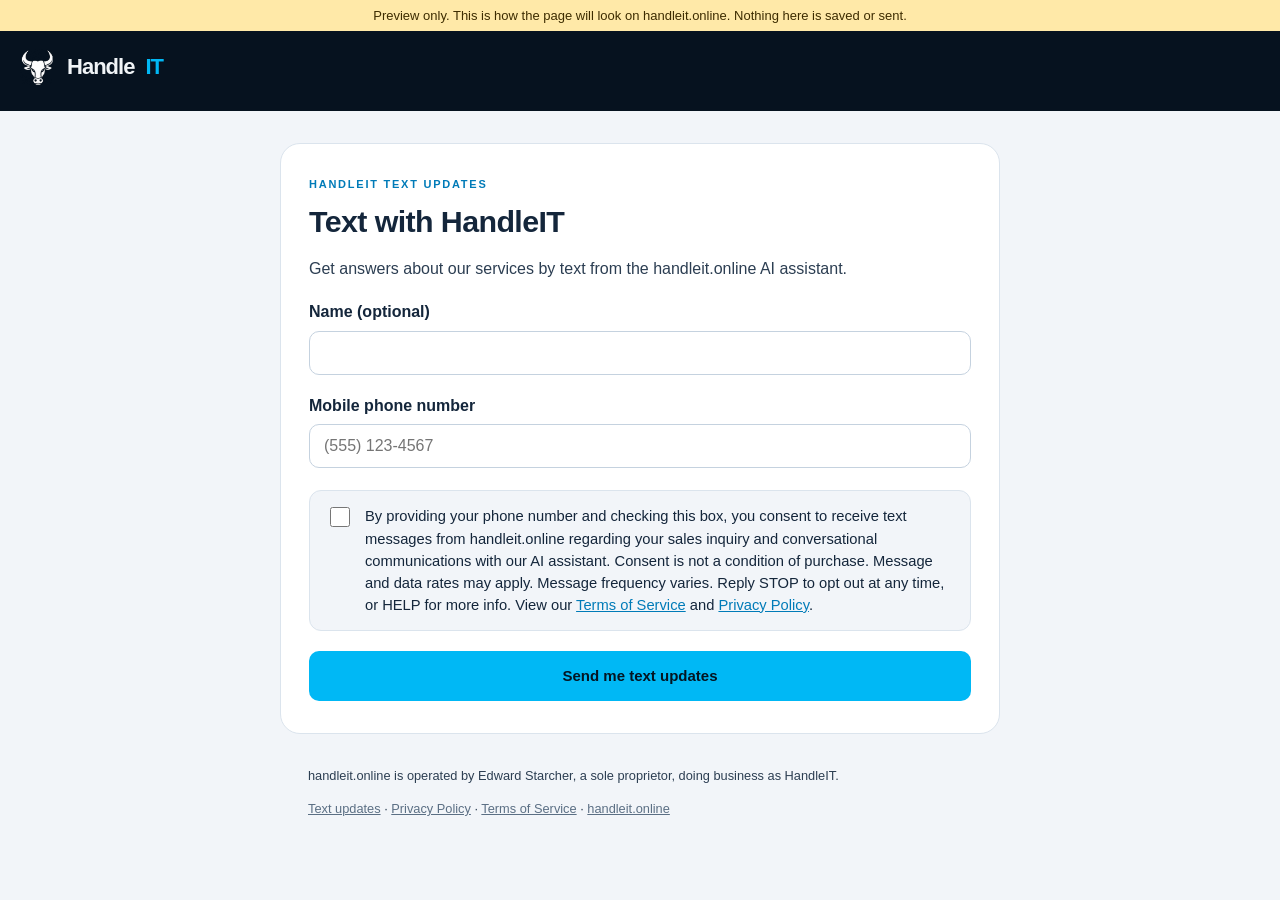
<file: sms-opt-in/index.html>
<!doctype html><html><head><meta charset=utf8><meta name=viewport content="width=device-width,initial-scale=1,viewport-fit=cover"><style>:root{color-scheme:light;box-sizing:border-box;padding-top:env(safe-area-inset-top,0px);padding-bottom:env(safe-area-inset-bottom,0px)}html{scroll-padding-top:env(safe-area-inset-top,0px)}body{margin:0;padding:0;font:14px -apple-system,BlinkMacSystemFont,sans-serif;background:#fff;color:#000}img{max-width:100%}[hidden]:not([hidden=until-found i]){display:none!important}</style></head><body>
<title>HandleIT Opt-In Preview</title>
<style>
  :root{--navy:#06121f;--navy-deep:#040f1c;--blue:#00b8f5;--blue-dark:#007bb8;--ink:#14263b;--muted:#5b6f84;--light:#f2f5f9;--border:#dbe4ed;--green:#168362}
  *{box-sizing:border-box}
  body{margin:0;background:var(--light);color:var(--ink);font-family:Arial,Helvetica,system-ui,sans-serif;font-size:16px;line-height:1.6}
  a{color:var(--blue-dark)}
  header{background:var(--navy);padding:18px 20px}
  header a.brand{display:inline-flex;align-items:center;gap:11px;color:#f0f4f7;text-decoration:none;font-weight:750;font-size:22px;letter-spacing:-.045em}
  header a.brand img{width:36px;height:36px;object-fit:contain}
  .it{color:var(--blue)}
  main{max-width:720px;margin:32px auto;padding:32px 28px;background:#fff;border:1px solid var(--border);border-radius:20px}
  .eyebrow{color:var(--blue-dark);font-size:11px;font-weight:750;letter-spacing:.16em;text-transform:uppercase;margin:0 0 10px}
  h1{font-size:1.9rem;line-height:1.2;letter-spacing:-.02em;margin:0 0 16px}
  h2{font-size:1.2rem;margin:28px 0 8px}
  p,li{color:#2c3e52}
  ul{padding-left:20px}
  .operator{background:var(--light);border:1px solid var(--border);border-radius:12px;padding:12px 14px;font-size:.95rem}
  label{display:block;margin:18px 0 6px;font-weight:700}
  input[type=text],input[type=tel]{width:100%;padding:12px 14px;border:1px solid #c5d2df;border-radius:10px;font-size:1rem;font-family:inherit}
  input:focus{outline:2px solid var(--blue);outline-offset:1px}
  .consent{display:flex;gap:12px;align-items:flex-start;background:var(--light);border:1px solid var(--border);border-radius:12px;padding:14px 16px;margin:22px 0 0;font-weight:400;font-size:.92rem;line-height:1.5}
  .consent input{width:20px;height:20px;margin-top:2px;flex:none;accent-color:var(--blue-dark)}
  button{width:100%;min-height:50px;margin-top:20px;border:0;border-radius:10px;background:var(--blue);color:#041522;font-size:15px;font-weight:750;font-family:inherit;cursor:pointer}
  button:hover{background:#2cc6f8}
  .done{color:var(--green)}
  footer{max-width:720px;margin:0 auto 40px;padding:0 28px;color:var(--muted);font-size:.8rem}
  footer a{color:var(--muted)}
  @media (max-width:600px){main{margin:16px;padding:24px 18px}footer{padding:0 18px}}
</style>

<div style="background:#ffe9a8;color:#3d2c00;text-align:center;padding:8px 12px;font:13px Arial,sans-serif">Preview only. This is how the page will look on handleit.online. Nothing here is saved or sent.</div>
<header><a class="brand" href="opt-in.html"><img src="peasantware-bull.png" alt="" width="36" height="36">Handle<span class="it">IT</span></a></header>
<main>

<p class="eyebrow">HandleIT text updates</p>
<h1>Text with HandleIT</h1>
<p>Get answers about our services by text from the handleit.online AI assistant.</p>

<form onsubmit="location.href='confirmed.html';return false;">
  <label for="name">Name (optional)</label>
  <input type="text" id="name" name="name" autocomplete="name">
  <label for="phone">Mobile phone number</label>
  <input type="tel" id="phone" name="phone" required autocomplete="tel" placeholder="(555) 123-4567">
  <label class="consent"><input type="checkbox" name="consent" value="yes" required><span>By providing your phone number and checking this box, you consent to receive text messages from handleit.online regarding your sales inquiry and conversational communications with our AI assistant. Consent is not a condition of purchase. Message and data rates may apply. Message frequency varies. Reply STOP to opt out at any time, or HELP for more info. View our <a href="terms.html">Terms of Service</a> and <a href="privacy.html">Privacy Policy</a>.</span></label>
  <button type="submit">Send me text updates</button>
</form>

</main>
<footer>
<p>handleit.online is operated by Edward Starcher, a sole proprietor, doing business as HandleIT.</p>
<p><a href="opt-in.html">Text updates</a> · <a href="privacy.html">Privacy Policy</a> · <a href="terms.html">Terms of Service</a> · <a href="opt-in.html">handleit.online</a></p>
</footer>

</body></html>
</file>
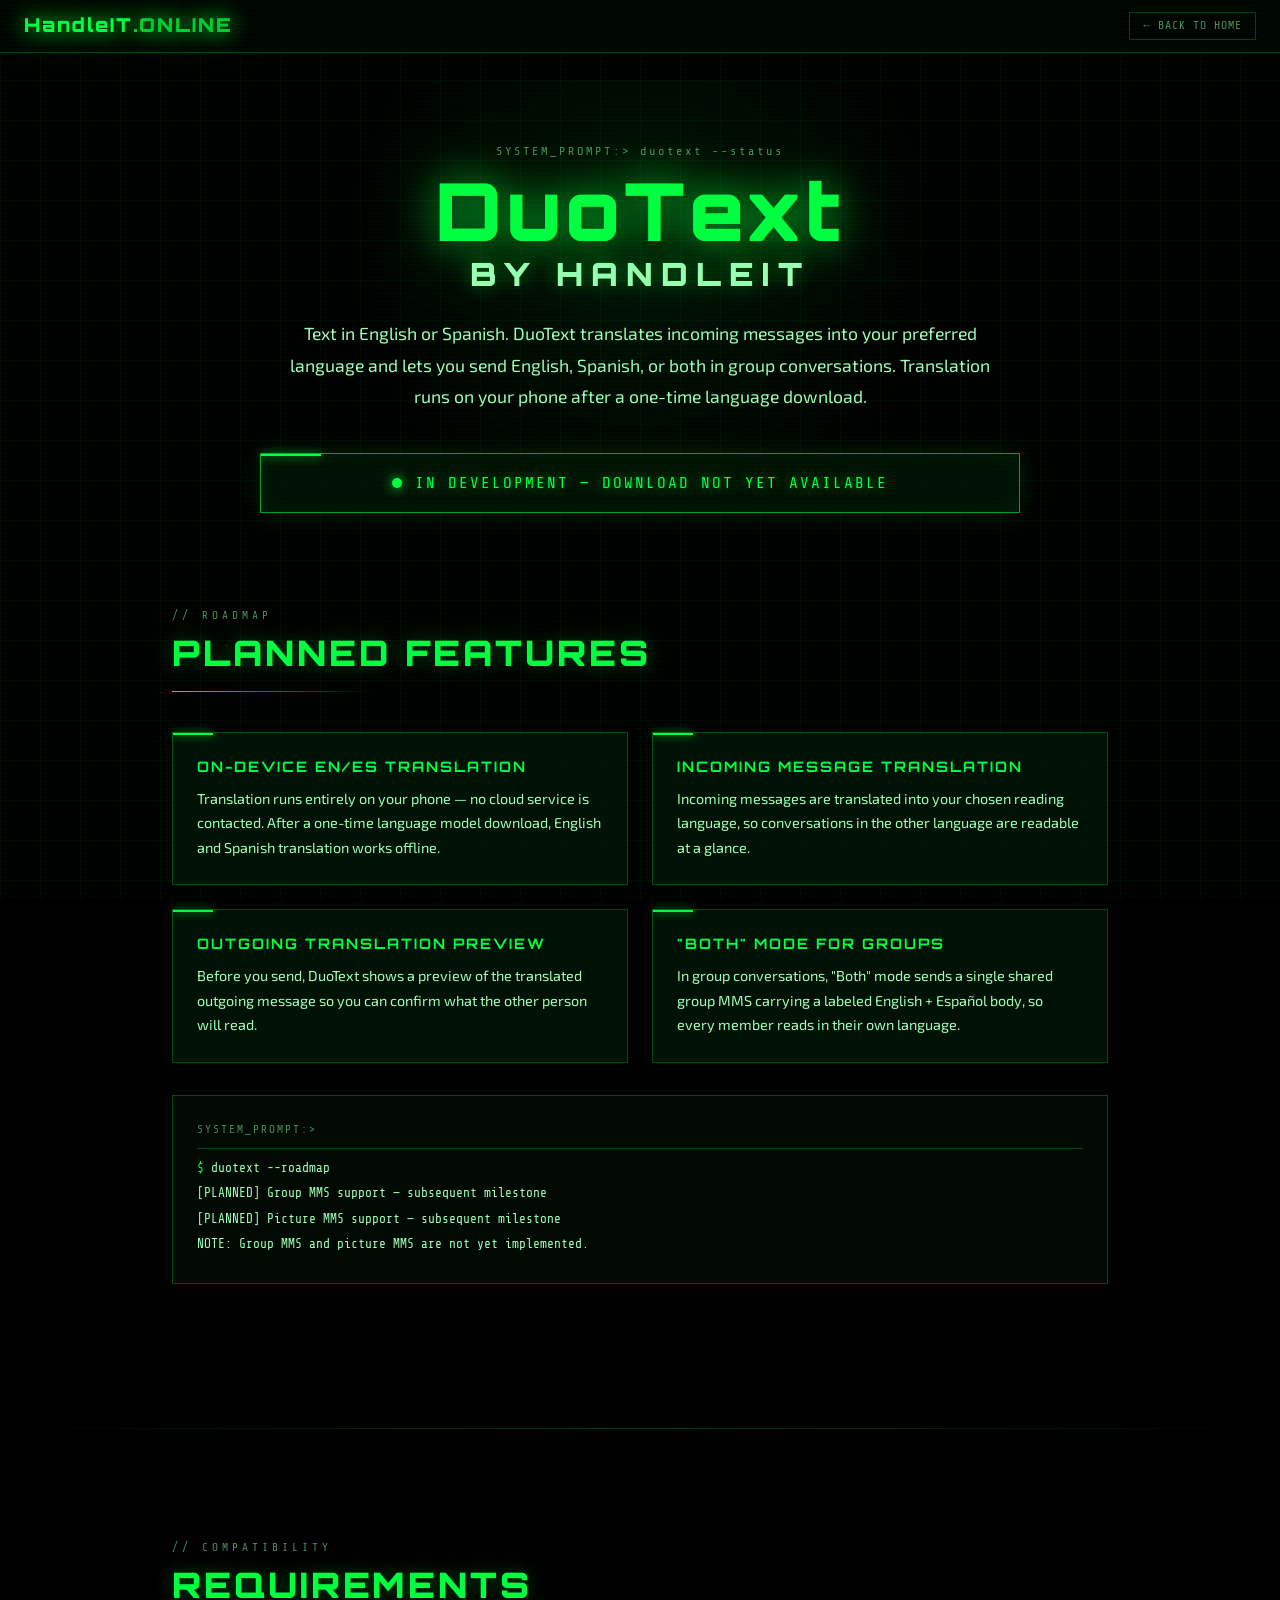
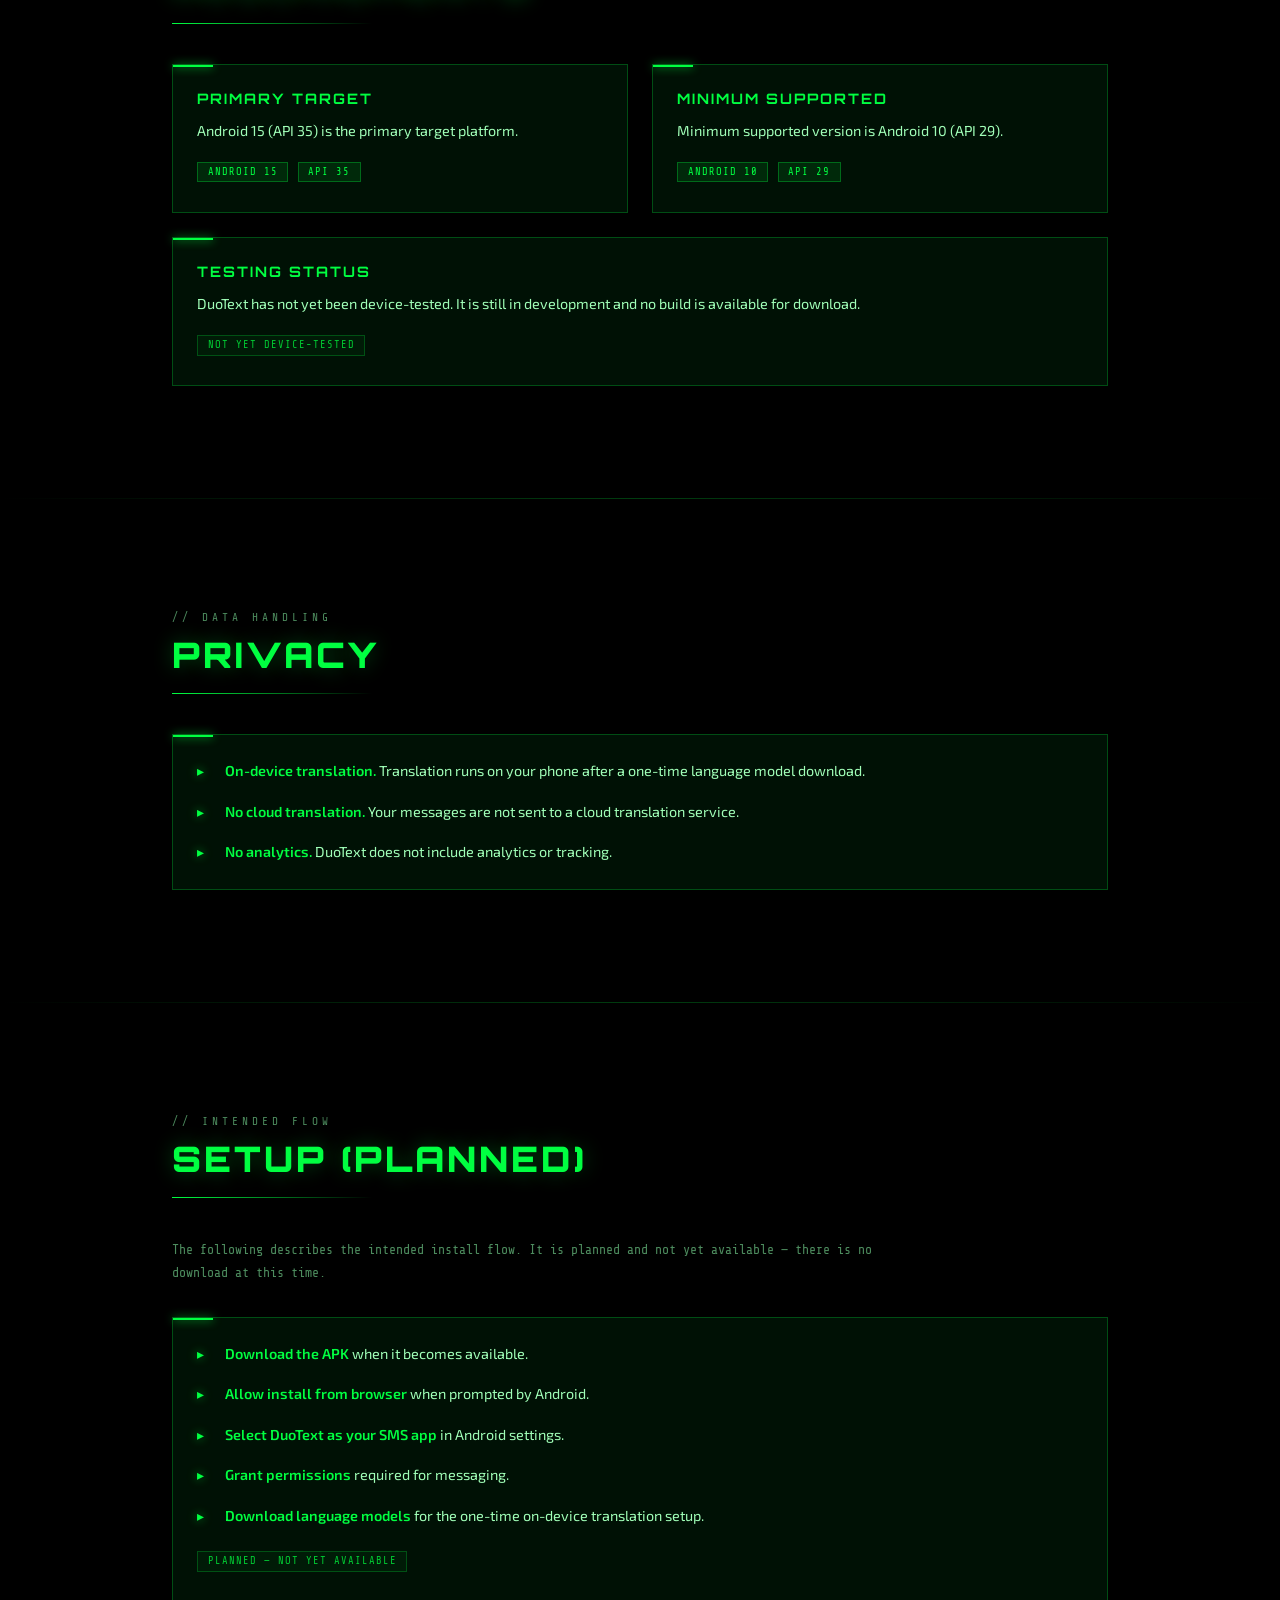
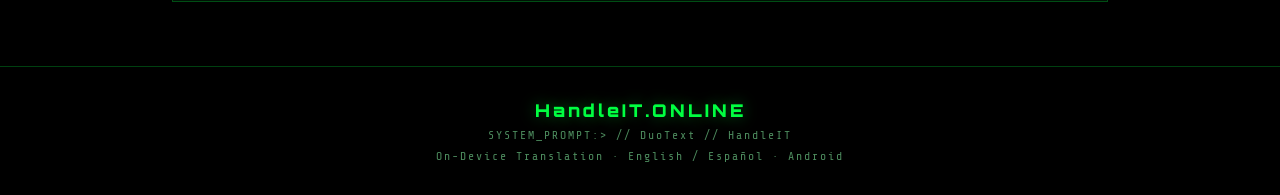
<file: site/duotext/index.html>
<!DOCTYPE html>
<html lang="en">
<head>
<meta charset="UTF-8">
<meta name="viewport" content="width=device-width, initial-scale=1.0">

<!-- Primary Meta Tags -->
<title>DuoText by HandleIT</title>
<meta name="title" content="DuoText by HandleIT">
<meta name="description" content="DuoText translates incoming messages into your preferred language and lets you send English, Spanish, or both in group conversations. On-device translation. In development.">
<meta name="author" content="HandleIT">

<!-- Open Graph -->
<meta property="og:type" content="website">
<meta property="og:url" content="https://handleit.online/duotext/">
<meta property="og:title" content="DuoText by HandleIT">
<meta property="og:description" content="Text in English or Spanish. On-device translation for incoming and outgoing messages. In development.">

<!-- Twitter -->
<meta property="twitter:card" content="summary">
<meta property="twitter:title" content="DuoText by HandleIT">
<meta property="twitter:description" content="Text in English or Spanish. On-device translation for incoming and outgoing messages. In development.">

<link href="https://fonts.googleapis.com/css2?family=Orbitron:wght@400;600;700;900&family=Share+Tech+Mono&family=Exo+2:wght@300;400;600&display=swap" rel="stylesheet">
<style>
  :root {
    --green: #00ff41;
    --green-dim: #00cc33;
    --green-dark: #004d14;
    --green-glow: rgba(0,255,65,0.15);
    --green-glow-strong: rgba(0,255,65,0.35);
    --black: #000000;
    --dark: #020b04;
    --panel: rgba(0,20,6,0.85);
    --border: rgba(0,255,65,0.25);
    --border-bright: rgba(0,255,65,0.6);
    --text: #a0ffb8;
    --text-dim: #4d8c5e;
  }

  * { margin:0; padding:0; box-sizing:border-box; }

  html { scroll-behavior: smooth; }

  body {
    background: var(--black);
    color: var(--text);
    font-family: 'Exo 2', sans-serif;
    overflow-x: hidden;
  }

  /* SCANLINES OVERLAY */
  body::before {
    content:'';
    position:fixed;
    inset:0;
    background: repeating-linear-gradient(
      0deg,
      transparent,
      transparent 2px,
      rgba(0,255,65,0.015) 2px,
      rgba(0,255,65,0.015) 4px
    );
    pointer-events:none;
    z-index:9999;
  }

  /* GRID BACKGROUND */
  .grid-bg {
    position:fixed;
    inset:0;
    background-image:
      linear-gradient(rgba(0,255,65,0.04) 1px, transparent 1px),
      linear-gradient(90deg, rgba(0,255,65,0.04) 1px, transparent 1px);
    background-size: 40px 40px;
    pointer-events:none;
    z-index:0;
  }

  /* NAV */
  nav {
    position:fixed;
    top:0; left:0; right:0;
    z-index:1000;
    background: rgba(0,5,2,0.92);
    border-bottom: 1px solid var(--border);
    backdrop-filter: blur(12px);
    padding: 0.75rem 1.5rem;
    display:flex;
    align-items:center;
    justify-content:space-between;
    gap:1rem;
    flex-wrap:wrap;
  }

  .nav-logo {
    font-family: 'Orbitron', monospace;
    font-weight:900;
    font-size:1.2rem;
    color: var(--green);
    text-shadow: 0 0 20px var(--green), 0 0 40px rgba(0,255,65,0.5);
    text-decoration:none;
    letter-spacing:2px;
    line-height:1.1;
  }

  .nav-logo span { color: var(--green-dim); }

  .nav-back {
    font-family: 'Share Tech Mono', monospace;
    font-size:0.72rem;
    color: var(--text-dim);
    text-decoration:none;
    padding: 0.4rem 0.8rem;
    border: 1px solid var(--border);
    letter-spacing:1px;
    text-transform:uppercase;
    transition: all 0.2s;
  }

  .nav-back:hover {
    color: var(--green);
    border-color: var(--border-bright);
    background: var(--green-glow);
    text-shadow: 0 0 10px var(--green);
  }

  /* LAYOUT */
  main {
    position:relative;
    z-index:1;
    padding-top:80px;
  }

  .section {
    padding: 4rem 2rem;
    max-width: 1000px;
    margin:0 auto;
  }

  /* HERO */
  .hero {
    text-align:center;
    padding: 4rem 2rem 2rem;
    position:relative;
    overflow:hidden;
  }

  .hero::before {
    content:'';
    position:absolute;
    bottom:0;
    left:50%;
    transform:translateX(-50%);
    width:600px;
    height:600px;
    background: radial-gradient(ellipse, rgba(0,255,65,0.08) 0%, transparent 70%);
    pointer-events:none;
  }

  .hero-prompt {
    font-family: 'Share Tech Mono', monospace;
    font-size:0.75rem;
    color: var(--text-dim);
    letter-spacing:3px;
    margin-bottom:0.75rem;
  }

  .hero-title {
    font-family: 'Orbitron', monospace;
    font-size: clamp(2.5rem, 9vw, 5rem);
    font-weight:900;
    color: var(--green);
    text-shadow: 0 0 40px rgba(0,255,65,0.7), 0 0 80px rgba(0,255,65,0.3);
    line-height:1;
    letter-spacing:4px;
    margin-bottom:0.5rem;
  }

  .hero-title span {
    color: var(--text);
    font-size:0.4em;
    display:block;
    letter-spacing:8px;
    text-shadow: 0 0 20px rgba(0,255,65,0.4);
    margin-top:0.5rem;
  }

  .hero-desc {
    font-family: 'Exo 2', sans-serif;
    font-size: clamp(0.95rem, 2.2vw, 1.1rem);
    color: var(--text);
    line-height:1.8;
    max-width:720px;
    margin: 1.75rem auto 0;
  }

  /* STATUS BANNER */
  .status-banner {
    max-width: 760px;
    margin: 2.5rem auto 0;
    background: var(--panel);
    border: 1px solid var(--border-bright);
    padding: 1.25rem 1.5rem;
    display:flex;
    align-items:center;
    justify-content:center;
    gap:0.85rem;
    flex-wrap:wrap;
    box-shadow: 0 0 25px rgba(0,255,65,0.12), inset 0 0 25px rgba(0,255,65,0.04);
    position:relative;
  }

  .status-banner::before {
    content:'';
    position:absolute;
    top:0; left:0;
    width:60px; height:2px;
    background: var(--green);
    box-shadow: 0 0 10px var(--green);
  }

  .status-dot {
    width:10px; height:10px;
    border-radius:50%;
    background: var(--green);
    box-shadow: 0 0 12px var(--green);
    flex-shrink:0;
    animation: pulse-dot 1.6s ease-in-out infinite;
  }

  @keyframes pulse-dot {
    0%,100% { opacity:1; transform:scale(1); }
    50% { opacity:0.4; transform:scale(0.8); }
  }

  .status-text {
    font-family: 'Share Tech Mono', monospace;
    font-size: clamp(0.8rem, 2.4vw, 1rem);
    color: var(--green);
    letter-spacing:2px;
    text-transform:uppercase;
    text-shadow: 0 0 12px rgba(0,255,65,0.5);
  }

  /* SECTION HEADERS */
  .section-header {
    margin-bottom:2.5rem;
    position:relative;
  }

  .section-label {
    font-family:'Share Tech Mono', monospace;
    font-size:0.7rem;
    color: var(--text-dim);
    letter-spacing:4px;
    text-transform:uppercase;
    margin-bottom:0.5rem;
  }

  .section-title {
    font-family:'Orbitron', monospace;
    font-size: clamp(1.4rem, 4vw, 2.2rem);
    font-weight:900;
    color: var(--green);
    text-shadow: 0 0 20px rgba(0,255,65,0.3);
    letter-spacing:3px;
  }

  .section-line {
    height:1px;
    background: linear-gradient(90deg, var(--green), transparent);
    margin-top:1rem;
    width:200px;
  }

  /* PANEL / CARD */
  .panel {
    background: var(--panel);
    border: 1px solid var(--border);
    padding: 1.5rem;
    position:relative;
    transition: border-color 0.3s, box-shadow 0.3s;
  }

  .panel:hover {
    border-color: var(--border-bright);
    box-shadow: 0 0 20px rgba(0,255,65,0.1), inset 0 0 20px rgba(0,255,65,0.03);
  }

  .panel::before {
    content:'';
    position:absolute;
    top:0; left:0;
    width:40px; height:2px;
    background: var(--green);
    box-shadow: 0 0 10px var(--green);
  }

  .panel-title {
    font-family:'Orbitron', monospace;
    font-size:0.9rem;
    font-weight:700;
    color: var(--green);
    letter-spacing:2px;
    margin-bottom:0.75rem;
    text-transform:uppercase;
  }

  .panel p {
    font-size:0.9rem;
    color: var(--text);
    line-height:1.7;
  }

  /* GRID LAYOUTS */
  .grid-2 { display:grid; grid-template-columns: repeat(auto-fit, minmax(300px,1fr)); gap:1.5rem; }

  /* FEATURE LIST */
  .feature-list {
    list-style:none;
    display:grid;
    gap:1rem;
  }

  .feature-list li {
    position:relative;
    padding-left:1.75rem;
    font-size:0.9rem;
    color: var(--text);
    line-height:1.7;
  }

  .feature-list li::before {
    content:'▸';
    position:absolute;
    left:0;
    top:0;
    color: var(--green);
    text-shadow: 0 0 10px rgba(0,255,65,0.6);
  }

  .feature-list li strong {
    color: var(--green);
    font-weight:600;
  }

  /* BADGE */
  .badge {
    display:inline-block;
    font-family:'Share Tech Mono', monospace;
    font-size:0.65rem;
    padding:0.2rem 0.6rem;
    background: rgba(0,255,65,0.1);
    border:1px solid rgba(0,255,65,0.3);
    color: var(--green);
    letter-spacing:1px;
    text-transform:uppercase;
    margin-right:0.35rem;
    margin-bottom:0.35rem;
  }

  .badge-planned {
    background: rgba(0,204,51,0.05);
    border-color: rgba(0,204,51,0.3);
    color: var(--green-dim);
  }

  /* TERMINAL BOX */
  .terminal-box {
    background: rgba(0,10,3,0.9);
    border: 1px solid var(--border);
    padding:1.5rem;
    font-family:'Share Tech Mono', monospace;
    font-size:0.8rem;
    color: var(--green-dim);
    line-height:1.8;
    position:relative;
    margin:0 0 2rem;
  }

  .terminal-box::before {
    content:'SYSTEM_PROMPT:>';
    display:block;
    color: var(--text-dim);
    font-size:0.7rem;
    letter-spacing:2px;
    margin-bottom:0.5rem;
    border-bottom:1px solid var(--border);
    padding-bottom:0.5rem;
  }

  .terminal-line { margin:0.15rem 0; }
  .terminal-line .cmd { color: var(--green); }
  .terminal-line .val { color: var(--text); }

  /* DIVIDER */
  .divider {
    height:1px;
    background: linear-gradient(90deg, transparent, var(--green-dim), transparent);
    margin: 3rem 0;
    opacity:0.3;
  }

  /* FOOTER */
  footer {
    border-top:1px solid var(--border);
    padding:2rem;
    text-align:center;
    font-family:'Share Tech Mono', monospace;
    font-size:0.72rem;
    color: var(--text-dim);
    letter-spacing:2px;
    position:relative;
    z-index:1;
  }

  footer .footer-logo {
    font-family:'Orbitron', monospace;
    font-size:1.1rem;
    font-weight:900;
    color: var(--green);
    text-shadow: 0 0 15px rgba(0,255,65,0.4);
    display:block;
    margin-bottom:0.5rem;
    letter-spacing:3px;
    text-decoration:none;
  }

  footer a { color: var(--green-dim); text-decoration:none; }
  footer a:hover { color: var(--green); text-shadow: 0 0 10px var(--green); }

  /* RESPONSIVE */
  @media(max-width:768px) {
    nav { padding: 0.6rem 1rem; }
    .nav-logo { font-size:1rem; }
    .section { padding: 3rem 1.25rem; }
    .hero { padding: 3rem 1.25rem 1.5rem; }
    .status-banner { padding: 1rem 1.1rem; }
  }

  @media(max-width:420px) {
    .nav-logo { font-size:0.9rem; letter-spacing:1px; }
    .nav-back { font-size:0.65rem; padding:0.35rem 0.6rem; }
  }
</style>
</head>

<body>

<div class="grid-bg"></div>

<!-- NAV -->
<nav>
  <a href="/" class="nav-logo">HandleIT<span>.ONLINE</span></a>
  <a href="/" class="nav-back">← Back to Home</a>
</nav>

<main>

  <!-- HERO -->
  <header class="hero">
    <div class="hero-prompt">SYSTEM_PROMPT:> duotext --status</div>
    <h1 class="hero-title">
      DuoText
      <span>BY HANDLEIT</span>
    </h1>
    <p class="hero-desc">
      Text in English or Spanish. DuoText translates incoming messages into your preferred language and lets you send English, Spanish, or both in group conversations. Translation runs on your phone after a one-time language download.
    </p>

    <!-- STATUS BANNER -->
    <div class="status-banner" role="status" aria-live="polite">
      <span class="status-dot" aria-hidden="true"></span>
      <span class="status-text">In development — download not yet available</span>
    </div>
  </header>

  <!-- PLANNED FEATURES -->
  <section class="section">
    <div class="section-header">
      <div class="section-label">// Roadmap</div>
      <h2 class="section-title">PLANNED FEATURES</h2>
      <div class="section-line"></div>
    </div>

    <div class="grid-2">
      <div class="panel">
        <div class="panel-title">On-Device EN/ES Translation</div>
        <p>Translation runs entirely on your phone — no cloud service is contacted. After a one-time language model download, English and Spanish translation works offline.</p>
      </div>

      <div class="panel">
        <div class="panel-title">Incoming Message Translation</div>
        <p>Incoming messages are translated into your chosen reading language, so conversations in the other language are readable at a glance.</p>
      </div>

      <div class="panel">
        <div class="panel-title">Outgoing Translation Preview</div>
        <p>Before you send, DuoText shows a preview of the translated outgoing message so you can confirm what the other person will read.</p>
      </div>

      <div class="panel">
        <div class="panel-title">"Both" Mode for Groups</div>
        <p>In group conversations, "Both" mode sends a single shared group MMS carrying a labeled English + Español body, so every member reads in their own language.</p>
      </div>
    </div>

    <div class="terminal-box" style="margin-top:2rem;">
      <div class="terminal-line"><span class="cmd">$</span> <span class="val">duotext --roadmap</span></div>
      <div class="terminal-line"><span class="val">[PLANNED] Group MMS support — subsequent milestone</span></div>
      <div class="terminal-line"><span class="val">[PLANNED] Picture MMS support — subsequent milestone</span></div>
      <div class="terminal-line"><span class="val">NOTE: Group MMS and picture MMS are not yet implemented.</span></div>
    </div>
  </section>

  <div class="divider"></div>

  <!-- REQUIREMENTS -->
  <section class="section">
    <div class="section-header">
      <div class="section-label">// Compatibility</div>
      <h2 class="section-title">REQUIREMENTS</h2>
      <div class="section-line"></div>
    </div>

    <div class="grid-2">
      <div class="panel">
        <div class="panel-title">Primary Target</div>
        <p>Android 15 (API 35) is the primary target platform.</p>
        <div style="margin-top:1rem;">
          <span class="badge">Android 15</span>
          <span class="badge">API 35</span>
        </div>
      </div>

      <div class="panel">
        <div class="panel-title">Minimum Supported</div>
        <p>Minimum supported version is Android 10 (API 29).</p>
        <div style="margin-top:1rem;">
          <span class="badge">Android 10</span>
          <span class="badge">API 29</span>
        </div>
      </div>
    </div>

    <div class="panel" style="margin-top:1.5rem;">
      <div class="panel-title">Testing Status</div>
      <p>DuoText has not yet been device-tested. It is still in development and no build is available for download.</p>
      <div style="margin-top:1rem;">
        <span class="badge badge-planned">Not Yet Device-Tested</span>
      </div>
    </div>
  </section>

  <div class="divider"></div>

  <!-- PRIVACY -->
  <section class="section">
    <div class="section-header">
      <div class="section-label">// Data Handling</div>
      <h2 class="section-title">PRIVACY</h2>
      <div class="section-line"></div>
    </div>

    <div class="panel">
      <ul class="feature-list">
        <li><strong>On-device translation.</strong> Translation runs on your phone after a one-time language model download.</li>
        <li><strong>No cloud translation.</strong> Your messages are not sent to a cloud translation service.</li>
        <li><strong>No analytics.</strong> DuoText does not include analytics or tracking.</li>
      </ul>
    </div>
  </section>

  <div class="divider"></div>

  <!-- SETUP (PLANNED) -->
  <section class="section">
    <div class="section-header">
      <div class="section-label">// Intended Flow</div>
      <h2 class="section-title">SETUP (PLANNED)</h2>
      <div class="section-line"></div>
    </div>

    <p style="font-family:'Share Tech Mono',monospace;font-size:0.82rem;color:var(--text-dim);line-height:1.8;margin-bottom:2rem;max-width:720px;">
      The following describes the intended install flow. It is planned and not yet available — there is no download at this time.
    </p>

    <div class="panel">
      <ul class="feature-list">
        <li><strong>Download the APK</strong> when it becomes available.</li>
        <li><strong>Allow install from browser</strong> when prompted by Android.</li>
        <li><strong>Select DuoText as your SMS app</strong> in Android settings.</li>
        <li><strong>Grant permissions</strong> required for messaging.</li>
        <li><strong>Download language models</strong> for the one-time on-device translation setup.</li>
      </ul>
      <div style="margin-top:1.25rem;">
        <span class="badge badge-planned">Planned — Not Yet Available</span>
      </div>
    </div>
  </section>

</main>

<!-- FOOTER -->
<footer>
  <a href="/" class="footer-logo">HandleIT.ONLINE</a>
  <span>SYSTEM_PROMPT:> // DuoText // HandleIT</span><br>
  <span style="margin-top:0.5rem;display:block;">On-Device Translation · English / Español · Android</span>
</footer>

</body>
</html>
</file>
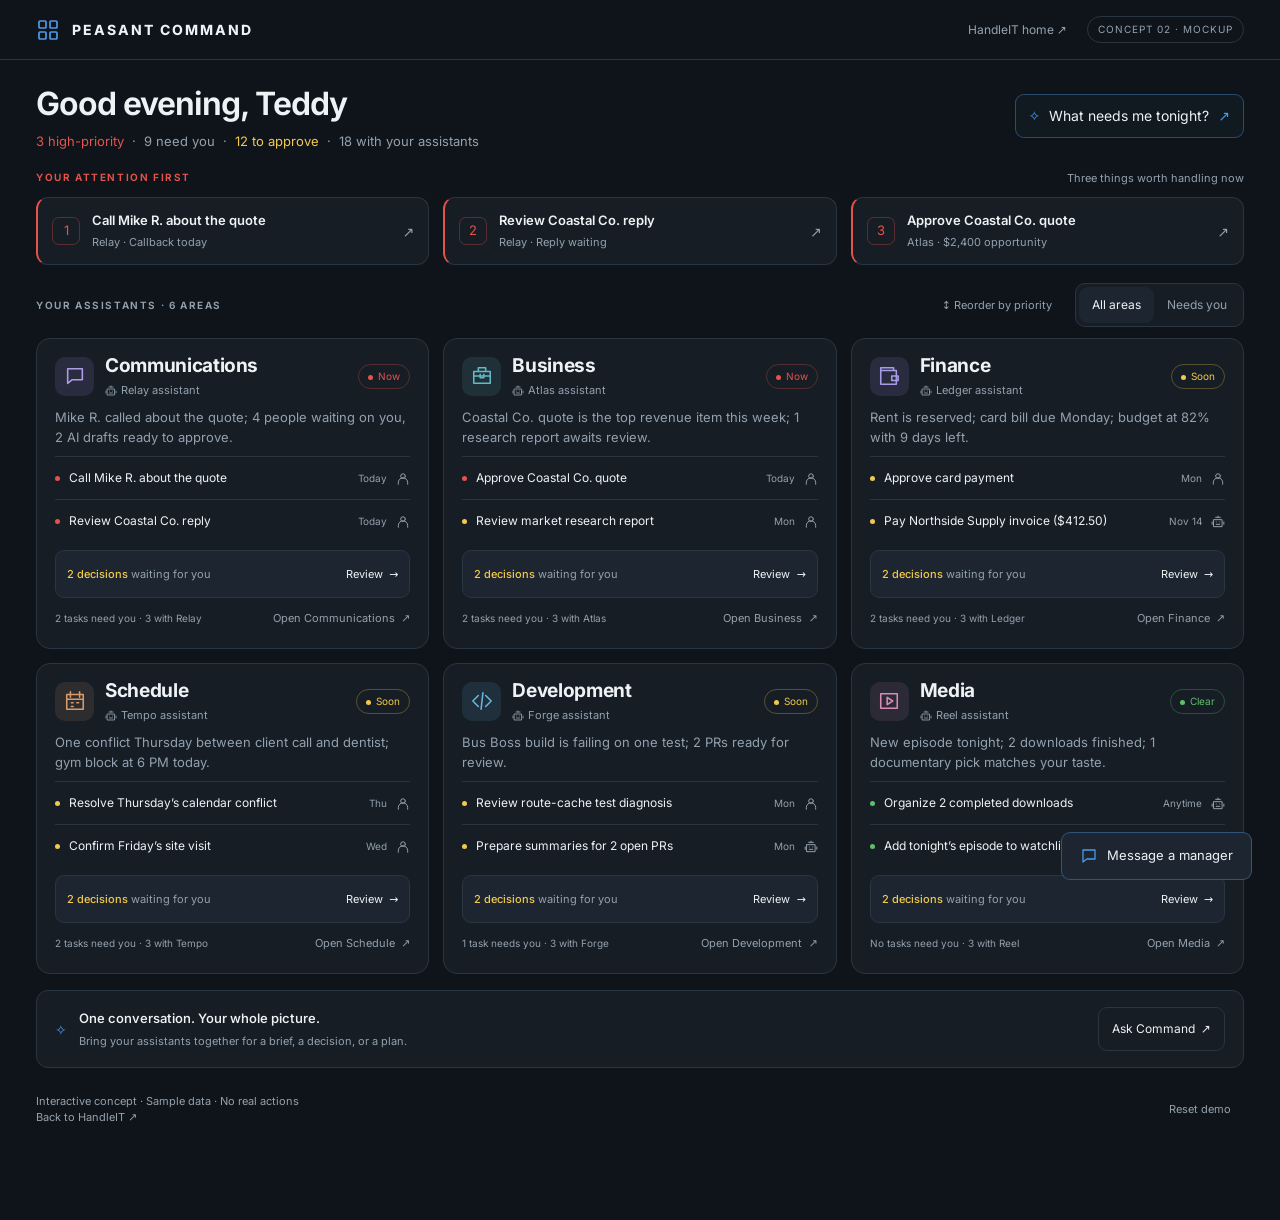
<file: site/command.html>
<!doctype html><html lang="en"><head><meta charset="utf-8"><meta name="viewport" content="width=device-width,initial-scale=1"><meta name="robots" content="noindex,nofollow"><title>Peasant Command · Overview concept</title><style>@font-face{font-family:Inter;src:url(assets/inter.woff2);font-weight:100 900;font-display:swap}
:root{color-scheme:dark;--bg:#0F141A;--card:#161D25;--inner:#1D2630;--border:#2A3542;--text:#EEF2F5;--muted:#93A1AE;--red:#E5534B;--yellow:#F2C94C;--green:#5FBF6A;--blue:#4C9BE8}*{box-sizing:border-box}body{margin:0;background:var(--bg);color:var(--text);font:14px/1.5 Inter,system-ui,sans-serif}button,input{font:inherit}button,a{touch-action:manipulation}button{background:transparent;border:1px solid var(--border);border-radius:9px;min-height:44px;padding:9px 13px;color:inherit;cursor:pointer}button:hover{background:var(--inner)}button:focus-visible,a:focus-visible,input:focus-visible,summary:focus-visible{outline:2px solid var(--blue);outline-offset:3px}a{color:var(--muted);text-decoration:none}a:hover{color:var(--text)}svg{width:18px;height:18px;fill:none;stroke:currentColor;stroke-width:1.7;stroke-linecap:round;stroke-linejoin:round;vertical-align:middle;flex-shrink:0}.blue{color:var(--blue)}.red{color:var(--red)}.yellow{color:var(--yellow)}.green{color:var(--green)}header{position:sticky;top:0;z-index:5;background:var(--bg);height:68px;border-bottom:1px solid var(--border);padding:0 36px;display:flex;align-items:center;justify-content:space-between}.brand{display:flex;gap:12px;align-items:center;font-weight:750;font-size:14px;letter-spacing:2px}.brand svg{width:24px;height:24px;color:var(--blue)}.toplinks{display:flex;align-items:center;gap:20px;font-size:12px}.mock{border:1px solid var(--border);border-radius:30px;padding:5px 10px;letter-spacing:1px;font-size:10px;color:var(--muted)}main{max-width:1680px;padding:28px 36px 24px;margin:auto}.headline{display:flex;align-items:center;justify-content:space-between;margin-bottom:24px;gap:20px}h1{font-size:32px;letter-spacing:-1px;margin:0 0 4px;font-weight:650}.sub{color:var(--muted);font-size:13px}.briefbutton{display:flex;align-items:center;gap:9px;border-color:#4C9BE866;background:#4C9BE80A}.eyebrow{font-size:10px;letter-spacing:1.6px;font-weight:650;color:var(--muted);text-transform:uppercase}.attention{margin-bottom:25px}.attention-head,.gridhead{display:flex;justify-content:space-between;align-items:center;margin-bottom:11px;gap:12px}.attention-head .eyebrow{color:var(--red)}.attention-head span:last-child{font-size:11px;color:var(--muted)}.queue{display:grid;grid-template-columns:repeat(3,minmax(0,1fr));gap:14px}.urgent{display:flex;align-items:center;gap:12px;text-align:left;background:var(--card);border-radius:12px;padding:15px;border-left:2px solid var(--red);min-height:80px}.urgent .num{color:var(--red);font-size:13px;border:1px solid #E5534B55;border-radius:7px;width:28px;height:28px;display:grid;place-items:center;flex-shrink:0}.urgent strong{display:block;font-size:13px;font-weight:600}.urgent small{color:var(--muted);font-size:11px}.arrow{color:var(--muted);margin-left:auto}.gridhead{margin-top:6px}.viewoptions{display:flex;align-items:center;gap:10px}.switch{display:flex;border:1px solid var(--border);padding:3px;border-radius:10px;background:var(--card)}.switch button{min-height:36px;border:0;font-size:12px;padding:6px 13px;color:var(--muted)}.switch button.active{color:var(--text);background:var(--inner)}.reorder{font-size:11px;color:var(--muted);border:0}.grid{display:grid;grid-template-columns:repeat(3,minmax(0,1fr));gap:16px}.card{background:var(--card);border:1px solid var(--border);border-radius:14px;padding:18px 19px;min-width:0;display:flex;flex-direction:column}.cardtop{display:flex;align-items:center;gap:11px;margin-bottom:12px}.tile{width:39px;height:39px;border-radius:10px;background:color-mix(in srgb,var(--accent) 12%,transparent);color:var(--accent);display:grid;place-items:center}.tile svg{width:22px;height:22px}h2{font-size:19px;letter-spacing:-.35px;margin:0;line-height:1.3}.assistant{color:var(--muted);font-size:11px;margin-top:3px}.assistant svg{width:12px;height:12px;margin-right:4px}.priority{font-size:10px;margin-left:auto;border:1px solid color-mix(in srgb,currentColor 30%,transparent);border-radius:30px;padding:4px 9px;white-space:nowrap}.dot{display:inline-block;width:5px;height:5px;border-radius:50%;background:currentColor;margin-right:5px}.summary{font-size:13px;color:var(--muted);margin:0 0 13px;min-height:39px;line-height:1.5}.action{border:0;border-top:1px solid var(--border);border-radius:0;display:flex;align-items:center;gap:9px;width:100%;text-align:left;font-size:12px;padding:9px 0;min-height:43px}.action .actionname{flex:1}.action .owner{color:var(--muted)}.owner svg{width:14px;height:14px}.due{font-size:10px;color:var(--muted);white-space:nowrap}.action-mark{width:5px;height:5px;background:currentColor;border-radius:50%;flex-shrink:0}.approvalbar{display:flex;align-items:center;justify-content:space-between;background:var(--inner);border:1px solid var(--border);border-radius:9px;padding:6px 11px;margin-top:11px;gap:8px}.approvalbar>span{font-size:11px;color:var(--muted)}.approvalbar strong{color:var(--yellow);font-weight:500}.approvalbar button{border:0;font-size:11px;min-height:34px;padding:5px 0;color:var(--text)}.cardfoot{display:flex;align-items:center;justify-content:space-between;margin-top:9px;color:var(--muted);font-size:10px}.cardfoot button{border:0;min-height:30px;padding:3px 0;font-size:11px;color:var(--muted)}.cardfoot .green{font-size:10px}.end{display:flex;justify-content:space-between;align-items:center;margin-top:19px;font-size:11px;color:var(--muted);gap:15px}.end button{border:0;font-size:11px}.assistantbar{display:flex;align-items:center;gap:12px;margin-top:22px;padding:16px 18px;border:1px solid var(--border);border-radius:12px;background:var(--card)}.assistantbar .text{flex:1}.assistantbar strong{display:block;font-size:13px;font-weight:550}.assistantbar small{color:var(--muted);font-size:11px}.assistantbar button{font-size:12px}.drawer{margin:0 0 0 auto;inset:0 0 0 auto;width:min(620px,100%);height:100dvh;max-height:100dvh;max-width:100%;background:var(--bg);color:var(--text);border:0;border-left:1px solid var(--border);padding:0;overflow:auto}.drawer::backdrop{background:#0008}.drawerhead{padding:22px 25px;display:flex;align-items:center;gap:12px;border-bottom:1px solid var(--border);position:sticky;top:0;background:var(--bg);z-index:2}.drawerhead .titles{flex:1}.drawerhead h2{font-size:23px}.drawerhead button{width:44px}.drawerbody{padding:23px 25px 35px}.panel{padding:15px;background:var(--inner);border:1px solid var(--border);border-radius:11px;margin-bottom:20px;font-size:13px}.panel .lead{display:flex;gap:9px}.panel .lead>svg{color:var(--blue)}.observations{margin-top:13px;border-top:1px solid var(--border);padding-top:12px}.observation{display:flex;gap:8px;color:var(--muted);font-size:12px;margin-top:7px}.observation svg{width:14px}.sectiontitle{display:flex;align-items:center;justify-content:space-between;margin:23px 0 10px}.sectiontitle h3{font-size:14px;margin:0}.sectiontitle span{font-size:11px;color:var(--muted)}.recommendation{border:1px solid var(--border);border-radius:11px;padding:15px;margin-bottom:12px}.rec-title{font-size:14px;font-weight:600;line-height:1.5}.chip{font-size:9px;letter-spacing:1px;color:var(--muted);display:inline-block;border:1px solid var(--border);border-radius:4px;padding:1px 5px;margin-right:6px}.reason{color:var(--muted);font-size:12px;margin:6px 0 11px}.preview{border-top:1px solid var(--border);padding-top:11px}.preview summary{cursor:pointer;color:var(--blue);font-size:12px;min-height:36px;padding-top:5px}.preview-content{padding:12px;background:var(--inner);border-radius:8px;margin:8px 0 12px;font-size:12px;color:var(--muted);white-space:pre-line}.preview-content strong{color:var(--text)}.buttons{display:flex;gap:8px}.approve{color:var(--green);border-color:#5FBF6A66;flex:1;position:relative;overflow:hidden;touch-action:none;user-select:none;font-size:12px}.approve:before{content:'';position:absolute;inset:0;background:#5FBF6A22;transform:scaleX(var(--progress,0));transform-origin:left}.approve span{position:relative}.deny{font-size:12px;color:var(--muted)}.decisionnote{font-size:10px;color:var(--muted);margin-top:8px}.chatstrip{width:100%;display:flex;gap:9px;text-align:left;padding:14px;background:var(--card);font-size:12px}.chatstrip p{margin:5px 0;color:var(--muted)}.chatstrip .name{color:var(--accent)}.bubble{background:var(--inner);padding:13px;border-radius:10px;font-size:13px;margin:10px 0;color:var(--muted)}.bubble strong{color:var(--text)}.chatlog{margin:18px 0}.compose{display:flex;gap:8px}.compose input{min-width:0;flex:1;background:var(--card);border:1px solid var(--border);border-radius:9px;color:var(--text);padding:12px}.sample{color:var(--blue);font-size:10px;letter-spacing:1px;text-transform:uppercase}.briefitem{width:100%;text-align:left;margin:7px 0;padding:15px}.briefitem strong{display:block}.briefitem small{color:var(--muted)}.back{border:0;color:var(--blue);font-size:12px;padding-left:0;margin-bottom:10px}.empty{padding:20px;color:var(--muted);text-align:center}#toast{position:fixed;bottom:20px;left:50%;transform:translateX(-50%);background:var(--inner);border:1px solid var(--border);border-radius:10px;padding:12px 20px;font-size:12px;z-index:30;max-width:90%}#toast:empty{display:none}@media(min-width:1500px){.card{padding:20px 22px}.summary{font-size:14px}.action{font-size:13px}.cardtop{margin-bottom:14px}}@media(max-width:1080px){.grid{grid-template-columns:repeat(2,minmax(0,1fr))}.queue{gap:9px}.urgent{padding:12px}.urgent .num{display:none}.headline{align-items:flex-start}main{padding:24px}.toplinks a{display:none}}@media(max-width:650px){header{padding:0 17px;height:61px}.brand{font-size:11px;letter-spacing:1.3px}.mock{font-size:8px}.toplinks{gap:0}main{padding:22px 16px}.headline{display:block}h1{font-size:27px}.briefbutton{margin-top:15px;width:100%;justify-content:center}.queue,.grid{grid-template-columns:1fr}.urgent{min-height:68px}.urgent .num{display:grid}.gridhead{align-items:flex-start;flex-direction:column}.viewoptions{width:100%;justify-content:space-between}.card{padding:18px}.summary{min-height:0}.assistantbar{align-items:flex-start;flex-wrap:wrap}.assistantbar .text{min-width:200px}.assistantbar button{width:100%}.end{align-items:flex-start}.drawerhead,.drawerbody{padding:20px}.attention-head span:last-child{font-size:10px}.switch button{min-height:40px}}
@media(min-width:1081px){header{height:60px}main{padding-top:20px}.headline{margin-bottom:18px}.attention{margin-bottom:18px}.urgent{min-height:68px;padding:11px 14px}.card{padding:15px 18px}.cardtop{margin-bottom:10px}.summary{margin-bottom:9px}.grid{gap:14px}.approvalbar{margin-top:8px}.cardfoot{margin-top:5px}.assistantbar{margin-top:16px}}

.chat-launcher{position:fixed;right:28px;bottom:20px;z-index:8;display:flex;align-items:center;gap:9px;background:var(--inner);border-color:#4C9BE866;min-height:48px;padding:10px 18px;font-size:13px}.chat-launcher svg{color:var(--blue)}.end{padding-bottom:65px}
.chatdrawer{position:fixed;inset:auto 0 0;margin:0;width:100%;max-width:100%;height:min(580px,85dvh);max-height:85dvh;background:var(--card);color:var(--text);border:1px solid var(--border);border-bottom:0;border-radius:18px 18px 0 0;padding:0;overflow:hidden;transform:translateY(100%);transition:transform .25s ease;box-shadow:0 -10px 35px #0003}.chatdrawer[open]{display:flex;flex-direction:column}.chatdrawer.visible{transform:translateY(0)}.chatdrawer::backdrop{background:#0006}.chatdrawer .handle{width:42px;height:4px;border-radius:4px;background:var(--border);margin:9px auto 0;flex-shrink:0}.chat-shell{width:min(1100px,100%);margin:auto;display:flex;flex-direction:column;flex:1;min-height:0;padding:12px 28px 20px}.chat-head{display:flex;align-items:center;gap:12px;margin-bottom:14px}.chat-head .heading{flex:1}.chat-head h2{font-size:19px}.chat-head p{margin:3px 0 0;color:var(--muted);font-size:11px}.chat-head button{width:44px}.manager-tabs{display:flex;gap:8px;overflow:auto;flex-shrink:0;padding:2px 2px 10px;border-bottom:1px solid var(--border)}.manager-tab{flex:1;min-width:104px;display:flex;align-items:center;gap:8px;text-align:left;padding:9px 11px;background:var(--bg);min-height:53px}.manager-tab svg{color:var(--manager-color);width:20px;height:20px}.manager-tab strong{display:block;font-size:12px;font-weight:600}.manager-tab small{display:block;color:var(--muted);font-size:10px}.manager-tab[aria-pressed=true]{background:var(--inner);border-color:var(--manager-color)}.chat-history{flex:1;min-height:90px;overflow:auto;padding:17px 6px 10px;display:flex;flex-direction:column;gap:12px;overscroll-behavior:contain}.message{max-width:80%;align-self:flex-start}.message.user{align-self:flex-end}.message-label{font-size:10px;color:var(--muted);margin-bottom:4px;display:flex;align-items:center;gap:5px}.message-label svg{width:12px;height:12px}.message.user .message-label{justify-content:flex-end}.message-body{background:var(--inner);border:1px solid var(--border);border-radius:11px;padding:11px 14px;font-size:13px;line-height:1.5;white-space:pre-wrap;overflow-wrap:anywhere}.message.user .message-body{background:#4C9BE80C;border-color:#4C9BE833}.route-label{font-size:11px;color:var(--muted);display:flex;align-items:center;gap:7px;margin:8px 2px}.route-label strong{font-weight:600;color:var(--manager-color)}.route-label svg{width:14px;color:var(--manager-color)}.bottom-compose{display:flex;gap:10px;align-items:stretch}.bottom-compose textarea{font:inherit;font-size:13px;resize:none;flex:1;min-width:0;height:64px;background:var(--bg);border:1px solid var(--border);border-radius:10px;color:var(--text);padding:12px}.bottom-compose textarea:focus-visible{outline:2px solid var(--blue);outline-offset:2px}.bottom-compose button{display:flex;align-items:center;justify-content:center;gap:9px;background:var(--inner);min-width:120px;font-size:12px}.bottom-compose button svg{color:var(--blue)}.bottom-compose button:disabled{opacity:.45;cursor:default}.chat-footnote{font-size:10px;color:var(--muted);display:flex;justify-content:space-between;margin-top:7px;gap:10px}#toast{z-index:30}@media(max-width:650px){.chatdrawer{height:82dvh;max-height:90dvh}.chat-shell{padding:10px 16px max(15px,env(safe-area-inset-bottom))}.chat-head{margin-bottom:10px}.chat-head p{font-size:10px}.manager-tab{min-width:96px;padding:8px}.manager-tabs{gap:6px}.message{max-width:94%}.bottom-compose button{min-width:58px;padding:10px}.bottom-compose .send-text{display:none}.chat-footnote span:last-child{display:none}.chat-launcher{right:16px;bottom:16px}.chat-history{padding-left:0;padding-right:0}}@media(prefers-reduced-motion:reduce){.chatdrawer{transition:none}}
</style></head><body><header><div class="brand"><svg viewBox="0 0 24 24"><rect x="3" y="3" width="7" height="7" rx="1"/><rect x="14" y="3" width="7" height="7" rx="1"/><rect x="3" y="14" width="7" height="7" rx="1"/><rect x="14" y="14" width="7" height="7" rx="1"/></svg>PEASANT COMMAND</div><div class="toplinks"><a href="index.html#command">HandleIT home ↗</a><span class="mock">CONCEPT 02 · MOCKUP</span></div></header><main><div class="headline"><div><h1>Good evening, Teddy</h1><div class="sub" id="status"></div></div><button class="briefbutton" data-brief><span class="blue">✧</span> What needs me tonight? <span class="blue">↗</span></button></div><section class="attention"><div class="attention-head"><span class="eyebrow">Your attention first</span><span>Three things worth handling now</span></div><div class="queue" id="queue"></div></section><div class="gridhead"><span class="eyebrow">Your assistants · 6 areas</span><div class="viewoptions"><button class="reorder" id="reorder" title="Sort by urgency, then pending decisions">↕ Reorder by priority</button><div class="switch" aria-label="Filter areas"><button class="active" data-filter="all" aria-pressed="true">All areas</button><button data-filter="you" aria-pressed="false">Needs you</button></div></div></div><div class="grid" id="grid"></div><div class="assistantbar"><span class="blue">✧</span><div class="text"><strong>One conversation. Your whole picture.</strong><small>Bring your assistants together for a brief, a decision, or a plan.</small></div><button data-chat="command">Ask Command &nbsp;↗</button></div><div class="end"><span>Interactive concept · Sample data · No real actions<br><a href="index.html#command">Back to HandleIT ↗</a></span><button id="reset">Reset demo</button></div></main><dialog class="drawer" id="drawer" aria-labelledby="drawer-title"><div class="drawerhead"><div class="titles"><h2 id="drawer-title"></h2><div class="sub" id="drawer-sub"></div></div><button id="close" aria-label="Close panel">✕</button></div><div class="drawerbody" id="drawer-body"></div></dialog><button class="chat-launcher" id="chat-launcher" data-chat="command" aria-haspopup="dialog"><svg viewBox="0 0 24 24" aria-hidden="true"><path d="M4 4h16v12H9l-5 4z"/></svg>Message a manager</button><dialog class="chatdrawer" id="chatdrawer" aria-labelledby="chat-title"><div class="handle" aria-hidden="true"></div><div class="chat-shell"><div class="chat-head"><div class="heading"><h2 id="chat-title">Talk to your managers</h2><p>Choose who receives your message. Each manager keeps a separate conversation.</p></div><span class="mock">DEMO CHAT</span><button id="chat-close" aria-label="Close chat">✕</button></div><div class="manager-tabs" id="manager-tabs" role="group" aria-label="Message recipient"></div><div class="chat-history" id="chat-history" role="log" aria-label="Manager conversation" aria-live="polite" aria-relevant="additions"></div><div class="route-label" id="route-label"></div><form class="bottom-compose" id="manager-compose"><textarea id="manager-input" aria-label="Message to selected manager" placeholder="Write a message…" maxlength="2000" rows="2"></textarea><button id="manager-send" type="submit" disabled><span class="send-text">Send message</span><svg viewBox="0 0 24 24" aria-hidden="true"><path d="m3 3 19 9-19 9 4-9zM7 12h15"/></svg></button></form><div class="chat-footnote"><span>Sample conversations · Scripted replies · No messages leave this page</span><span>Enter to send · Shift + Enter for a new line</span></div></div></dialog><div id="toast" role="status" aria-live="polite"></div><script>
const paths={robot:'M8 4h8M12 2v2M5 8h14v12H5zM2 12v4m20-4v4M9 12h.01M15 12h.01M9 16h6',person:'M16 7a4 4 0 1 1-8 0 4 4 0 0 1 8 0M4 21v-3a8 8 0 0 1 16 0v3',spark:'m12 3 2.5 6.5L21 12l-6.5 2.5L12 21l-2.5-6.5L3 12l6.5-2.5z',up:'m3 17 6-6 4 4 8-10M15 5h6v6',eye:'M2 12s4-7 10-7 10 7 10 7-4 7-10 7S2 12 2 12M15 12a3 3 0 1 1-6 0 3 3 0 0 1 6 0',check:'m5 12 4 4L19 6',bulb:'M9 18h6m-6 3h6M8 15a7 7 0 1 1 8 0l-1 3H9z',chat:'M4 4h16v12H9l-5 4z',briefcase:'M3 7h18v13H3zM8 7V3h8v4M3 12h18m-11-2v4h4v-4',wallet:'M3 6h17v15H3zM3 6V3h14v3M15 12h7v5h-7z',calendar:'M3 5h18v16H3zM7 2v6m10-6v6M3 10h18m-13 4h2m4 0h2m-8 4h2',code:'m8 6-6 6 6 6m8-12 6 6-6 6m-3-15-2 18',media:'M3 4h18v16H3zM10 8l6 4-6 4z',home:'m2 11 10-8 10 8M5 9v12h14V9M10 21v-7h4v7',book:'M12 5C8 2 3 3 3 3v17s5-1 9 2c4-3 9-2 9-2V3s-5-1-9 2v17'};
const icon=n=>`<svg viewBox="0 0 24 24" aria-hidden="true"><path d="${paths[n]||paths.spark}"/></svg>`;
const data=[
{name:'Communications',bot:'Relay',accent:'#B29BE8',icon:'chat',level:0,summary:'Mike R. called about the quote; 4 people waiting on you, 2 AI drafts ready to approve.',obs:['Reply volume is up 18% this week','Coastal Co. has been waiting since yesterday','Two follow-ups already handled'],actions:[['Call Mike R. about the quote','Today',0,1],['Review Coastal Co. reply','Today',0,1],['Send approved follow-up drafts','Mon',1,0],['Confirm supplier delivery window','Tue',1,0],['Archive 12 resolved threads','Anytime',2,0]],recs:[['ACTION','Send Mike a callback window for tomorrow','Draft is ready · Keeps the quote moving'],['ACTION','Send Coastal Co. the revised timeline','Uses your latest estimate · Clears one waiting thread']],chat:'Mike’s callback notes and both reply drafts are ready. Nothing sends until you approve.'},
{name:'Business',bot:'Atlas',accent:'#65B9C4',icon:'briefcase',level:0,summary:'Coastal Co. quote is the top revenue item this week; 1 research report awaits review.',obs:['Coastal Co. represents $2,400 in potential work','Quote expires tomorrow evening','Supplier pricing is confirmed for 30 days'],actions:[['Approve Coastal Co. quote','Today',0,1],['Review market research report','Mon',1,1],['Prepare Northside project brief','Tue',1,0],['Compare two supplier estimates','Thu',1,0],['File completed project notes','Anytime',2,0]],recs:[['ACTION','Send the Coastal Co. quote tomorrow morning','Scope and pricing checked · Potential revenue $2,400'],['CHANGE','Add a deposit milestone to new quotes','Materials are paid upfront · Improves cash flow']],chat:'The Coastal quote is ready for your final look. I’ve highlighted the scope changes.'},
{name:'Finance',bot:'Ledger',accent:'#A89BE8',icon:'wallet',level:1,summary:'Rent is reserved; card bill due Monday; budget at 82% with 9 days left.',obs:['Grocery spending 22% above your 3-month average','Card balance will reach 30% utilization by the 20th','Emergency fund hit 2 months of expenses'],actions:[['Approve card payment','Mon',1,1],['Pay Northside Supply invoice ($412.50)','Nov 14',1,0],['Review 2 deferred purchases','This week',1,1],['Set aside quarterly tax estimate','Dec 1',2,0],['Categorize 6 new transactions','Anytime',2,0]],recs:[['CHANGE','Move $150 from dining to savings this month','Dining is 40% under budget · Savings goal +$150'],['CHANGE','Switch card autopay to full statement balance','Avoids last month’s $11 interest · Saves ~$130 a year']],chat:'Card payment is queued for Monday and won’t touch the rent reserve.'},
{name:'Schedule',bot:'Tempo',accent:'#D79A6B',icon:'calendar',level:1,summary:'One conflict Thursday between client call and dentist; gym block at 6 PM today.',obs:['You have 3 hours of focus time tomorrow','Thursday’s appointments overlap by 30 minutes','Your next two weekends are open'],actions:[['Resolve Thursday’s calendar conflict','Thu',1,1],['Confirm Friday’s site visit','Wed',1,1],['Prepare tomorrow’s daily agenda','Tonight',1,0],['Add travel buffers to client visits','This week',1,0],['Protect next week’s focus blocks','Anytime',2,0]],recs:[['CHANGE','Move Thursday’s client call to 3:30 PM','Both calendars have space · Keeps dentist appointment'],['ACTION','Reserve 30 minutes of travel before site visits','Two visits this week · Fewer rushed arrivals']],chat:'I found a free slot after the dentist. The proposed move is waiting for your approval.'},
{name:'Development',bot:'Forge',accent:'#6BB7DD',icon:'code',level:1,summary:'Bus Boss build is failing on one test; 2 PRs ready for review.',obs:['Build time is down 14% since last week','One route-cache test blocks the next build','Both open PRs passed their security checks'],actions:[['Review route-cache test diagnosis','Mon',1,1],['Prepare summaries for 2 open PRs','Mon',1,0],['Re-run Bus Boss test suite','Tue',1,0],['Update release notes','This week',1,0],['Low-priority backlog triaged','Done',2,2]],recs:[['ACTION','Apply the isolated route-cache test fix','Stale fixture identified · Unblocks the build'],['CHANGE','Run route-cache tests before every release','Adds 18 seconds · Catches this regression earlier']],chat:'The failure is isolated to one stale fixture. I’ve prepared a patch for you to inspect.'},
{name:'Media',bot:'Reel',accent:'#D78CB8',icon:'media',level:2,summary:'New episode tonight; 2 downloads finished; 1 documentary pick matches your taste.',obs:['Your documentary watchlist has 3 new matches','Tonight’s episode is available after 9 PM','Both downloads are ready to watch offline'],actions:[['Organize 2 completed downloads','Anytime',2,0],['Add tonight’s episode to watchlist','Tonight',2,0],['Prepare a weekend documentary shortlist','Anytime',2,0],['Saved: The Last Repair Shop','Done',2,2],['Offline library is up to date','Done',2,2]],recs:[['ACTION','Queue The Last Repair Shop for the weekend','Creative problem-solving · 39-minute documentary'],['CHANGE','Download new episodes only on Wi-Fi','Fits your offline routine · Reduces mobile data use']],chat:'Your downloads are ready. There’s a short documentary I think you’ll enjoy this weekend.'}
];
const $=s=>document.querySelector(s);const esc=s=>String(s).replace(/[&<>"']/g,c=>({'&':'&amp;','<':'&lt;','>':'&gt;','"':'&quot;',"'":'&#39;'}[c]));
const previews=[[
['Send message','To: Mike R.\nChannel: Sample SMS draft\n“Hi Mike, I can call tomorrow between 9 and 10 AM to go over the quote. Does that work for you?”','Hold to approve sending'],
['Send message','To: Coastal Co.\nChannel: Sample email draft\n“Thanks for your patience. The revised quote is ready, with supplier pricing confirmed for 30 days. I’ll send the final scope after review.”','Hold to approve sending']],
[['Send quote','To: Coastal Co.\nTotal: $2,400\nSchedule: Tomorrow at 9 AM\nAttachment: Sample quote — scope and pricing require your review.','Hold to approve quote'],['Change quote template','Before: No deposit milestone\nAfter: Add a 25% deposit milestone to future quotes\nExisting quotes: Unchanged\nThis is a proposed sample policy.','Hold to approve change']],
[['Budget allocation','From: Dining allocation\nTo: Savings allocation\nAmount: $150\nTiming: This month\nRent reserve: Unchanged\nThis is a budget allocation, not a bank transfer.','Hold to approve allocation'],['Change autopay','Before: Current payment setting\nAfter: Full statement balance on the due date\nApplies to: Sample credit card\nAvailable funds must cover each statement.','Hold to approve change']],
[['Reschedule event','Event: Client call\nBefore: Thursday, 2:00–2:30 PM\nAfter: Thursday, 3:30–4:00 PM\nDentist: Stays at 2:00 PM\nAttendees would receive an updated invitation.','Hold to approve move'],['Add travel time','Calendar: Sample work calendar\nAdd: 30-minute private travel blocks before two site visits\nClient appointment times: Unchanged','Hold to approve blocks']],
[['Apply proposed patch','Project: Bus Boss\nChange: Refresh stale route-cache test fixture\nNext step: Run the test suite\nNo merge or release is included in this approval.','Hold to approve patch'],['Change release checklist','Before: Route-cache tests run manually\nAfter: Required route-cache check before releases\nExpected additional time: 18 seconds','Hold to approve check']],
[['Update watchlist','Title: The Last Repair Shop\nAdd to: Weekend queue\nPlayback: Does not start automatically\nPurchase: None','Hold to approve queue'],['Change download preference','Before: Downloads may use mobile data\nAfter: New episode downloads use Wi-Fi only\nExisting offline content: Unchanged','Hold to approve change']]];
let decisions={},filter='all',order=[0,1,2,3,4,5],panel=null,holding=null,toastTimer,lastFocus;
const pending=i=>data[i].recs.filter((r,k)=>!decisions[i+':'+k]).length;const needs=i=>data[i].actions.filter(a=>a[3]===1).length;const remaining=()=>data.reduce((n,d,i)=>n+pending(i),0);
function action(a,i,j){return `<button class="action" data-action="${i}:${j}"><span class="action-mark ${['red','yellow','green'][a[2]]}"></span><span class="actionname">${a[0]}</span><span class="due">${a[1]}</span><span class="owner" title="${a[3]===1?'Needs you':a[3]===2?'Done':data[i].bot+' handles it'}">${icon(a[3]===1?'person':a[3]===2?'check':'robot')}</span></button>`}
function render(){const count=remaining();$('#status').innerHTML=`<span class="red">3 high-priority</span> &nbsp;·&nbsp; 9 need you &nbsp;·&nbsp; <span class="yellow">${count} to approve</span> &nbsp;·&nbsp; 18 with your assistants`;$('#queue').innerHTML=[[0,0,'Relay · Callback today'],[0,1,'Relay · Reply waiting'],[1,0,'Atlas · $2,400 opportunity']].map(([i,j,n],k)=>`<button class="urgent" data-action="${i}:${j}"><span class="num">${k+1}</span><span><strong>${data[i].actions[j][0]}</strong><small>${n}</small></span><span class="arrow">↗</span></button>`).join('');$('#grid').innerHTML=order.filter(i=>filter==='all'||needs(i)||pending(i)).map(i=>{const d=data[i],p=pending(i);return `<article class="card" style="--accent:${d.accent}"><div class="cardtop"><div class="tile">${icon(d.icon)}</div><div><h2>${d.name}</h2><div class="assistant">${icon('robot')}${d.bot} assistant</div></div><span class="priority ${['red','yellow','green'][d.level]}"><span class="dot"></span>${['Now','Soon','Clear'][d.level]}</span></div><p class="summary">${d.summary}</p>${d.actions.map((a,j)=>({a,j})).filter(({a})=>filter==='all'||a[3]===1).slice(0,2).map(({a,j})=>action(a,i,j)).join('')||'<div class="empty">No tasks need you. Review optional decisions below.</div>'}<div class="approvalbar"><span>${p?`<strong>${p} decisions</strong> waiting for you`:'<span class="green">All decisions reviewed</span>'}</span><button data-open="${i}" data-section="decisions">${p?'Review':'View'} &nbsp;→</button></div><div class="cardfoot"><span>${needs(i)?needs(i)+(needs(i)===1?' task needs you':' tasks need you'):'No tasks need you'} · 3 with ${d.bot}</span><button data-open="${i}">Open ${d.name} &nbsp;↗</button></div></article>`}).join('')}
function show(title,sub,html){stopHold();lastFocus=document.activeElement;$('#drawer-title').textContent=title;$('#drawer-sub').textContent=sub;$('#drawer-body').innerHTML=html;if(!$('#drawer').open)$('#drawer').showModal();$('#drawer').scrollTop=0;}
function rec(d,i,k){const r=d.recs[k],key=i+':'+k,p=previews[i][k];return `<div class="recommendation"><div class="rec-title"><span class="chip">${r[0]}</span>${r[1]}</div><p class="reason">${r[2]}</p>${decisions[key]?`<div class="${decisions[key]==='Approved'?'green':'sub'}">${decisions[key]} · Demo only</div>`:`<details class="preview"><summary>Inspect proposed ${p[0].toLowerCase()} →</summary><div class="preview-content"><strong>${p[0]}</strong>\n${p[1]}</div><div class="buttons"><button class="approve" data-approve="${key}"><span>${p[2]}</span></button><button class="deny" data-deny="${key}">✕ Deny</button></div><div class="decisionnote">Hold for 1 second · Simulated approval only</div></details>`}</div>`}
function openArea(i,section){panel=i;const d=data[i];show(d.name,d.bot+' assistant · Sample workspace',`<div class="panel"><div class="lead">${icon('spark')}<span>${d.summary}</span></div><div class="observations"><span class="eyebrow">${d.bot} noticed</span>${d.obs.map((o,k)=>`<div class="observation"><span class="${['blue','yellow','green'][k]}">${icon(['up','eye','check'][k])}</span>${o}</div>`).join('')}</div></div><div class="sectiontitle" id="decisions"><h3>Decisions for you</h3><span>${pending(i)} awaiting review</span></div>${d.recs.map((r,k)=>rec(d,i,k)).join('')}<div class="sectiontitle"><h3>All five actions</h3><span>You & ${d.bot}</span></div>${d.actions.map((a,j)=>action(a,i,j)).join('')}<div class="sectiontitle"><h3>Latest from ${d.bot}</h3><span>2h ago</span></div><button class="chatstrip" data-chat="${i}" style="--accent:${d.accent}">${icon('chat')}<span><span class="name">${d.bot}</span><p>${d.chat}</p><span class="blue">Reply to ${d.bot} →</span></span></button>`);if(section==='decisions')$('#decisions').scrollIntoView({block:'center'});}
function openAction(i,j){panel=i;const d=data[i],a=d.actions[j];show(a[0],d.name+' · '+(a[3]===1?'Needs you':a[3]===2?'Done':d.bot+' is handling it'),`<button class="back" data-open="${i}">← Back to ${d.name}</button><div class="sample">Sample task · No real execution</div><div class="panel"><strong>Due ${a[1]}</strong><p>${a[3]===1?'Your review or input is needed before this moves forward.':a[3]===2?'This task has been completed in the sample workspace.':'Your assistant is preparing this task and will surface any decisions that need you.'}</p></div><h3>Context from ${d.bot}</h3><p class="sub">${d.chat}</p>${i===0&&j===0?'<div class="bubble"><strong>Callback notes</strong><br>Mike wants to discuss the scope and timing of the quote. Confirm the work requested before committing to a delivery date.</div>':''}<button data-open="${i}" data-section="decisions">Review related proposals →</button>`)}
function brief(){panel='brief';show('What needs you tonight','Command · Across your assistants',`<div class="sample">Scripted demo brief</div><div class="panel"><strong>Start with the quote and the two replies.</strong><p>Relay and Atlas have the most time-sensitive work. Ledger has Monday’s payment queued; the rent reserve stays untouched.</p></div>${[[0,0,'1. Call Mike','Clarify scope so the quote can move forward.'],[0,1,'2. Review the Coastal reply','Unblock a conversation that has been waiting.'],[1,0,'3. Check the $2,400 quote','Review scope and price before Atlas sends it.']].map(([i,j,t,s])=>`<button class="briefitem" data-action="${i}:${j}"><strong>${t} ↗</strong><small>${s}</small></button>`).join('')}<div class="bubble"><strong>Then, if you have time</strong><br>${remaining()} recommendations await a decision across six areas. Media’s two suggestions are optional; they aren’t urgent.</div><div class="bubble"><strong>Already with your assistants</strong><br>18 tasks are delegated. Nothing in this prototype sends, pays, schedules, or changes your accounts.</div><button data-chat="command">Ask a follow-up →</button>`)}
const managers=[{id:'command',name:'Command',label:'All areas',icon:'spark',color:'#4C9BE8'},...data.map((d,i)=>({id:String(i),name:d.bot,label:i===0?'Comms':d.name,icon:d.icon,color:d.accent}))];
let selectedManager='command',conversations={},drafts={},chatReturnFocus=null,chatCloseTimer;
function manager(){return managers.find(m=>m.id===selectedManager)}
function ensureConversation(id){if(!conversations[id])conversations[id]=[{role:'manager',text:id==='command'?'I can help coordinate across all six areas. Choose a category above to speak directly with its manager, or ask me for the whole picture.':data[id].chat}];}
function messageHTML(m,who){return `<div class="message ${m.role==='user'?'user':''}"><div class="message-label">${icon(m.role==='user'?'person':'robot')}${m.role==='user'?'You → '+who.name:who.name+' · Demo reply'}</div><div class="message-body">${esc(m.text)}</div></div>`}
function paintChat(){const who=manager();ensureConversation(who.id);$('#manager-tabs').innerHTML=managers.map(m=>`<button type="button" class="manager-tab" data-manager="${m.id}" style="--manager-color:${m.color}" aria-pressed="${m.id===selectedManager}" aria-label="${m.label}, ${m.name}${m.id==='command'?' coordinator':' manager'}">${icon(m.icon)}<span><strong>${m.label}</strong><small>${m.name}</small></span></button>`).join('');$('#chat-history').innerHTML=conversations[who.id].map(m=>messageHTML(m,who)).join('');$('#chat-history').setAttribute('aria-label',who.name+' conversation');$('#route-label').style.setProperty('--manager-color',who.color);$('#route-label').innerHTML=`${icon(who.icon)} Sending to <strong>${who.name}</strong> · ${who.id==='command'?'All-area coordinator':data[who.id].name+' manager'}`;$('#manager-input').value=drafts[who.id]||'';$('#manager-input').placeholder='Message '+who.name+'…';$('#manager-input').setAttribute('aria-label','Message to '+who.name);$('#manager-send').setAttribute('aria-label','Send message to '+who.name);$('#manager-send').disabled=!$('#manager-input').value.trim();$('#chat-history').scrollTop=$('#chat-history').scrollHeight;}
function chat(id){if(!managers.some(m=>m.id===String(id)))id='command';if($('#chatdrawer').open)drafts[selectedManager]=$('#manager-input').value;else chatReturnFocus=document.activeElement;selectedManager=String(id);clearTimeout(chatCloseTimer);if($('#drawer').open)$('#drawer').close();paintChat();if(!$('#chatdrawer').open)$('#chatdrawer').showModal();requestAnimationFrame(()=>requestAnimationFrame(()=>$('#chatdrawer').classList.add('visible')));$('#manager-input').focus({preventScroll:true});}
function closeChat(){drafts[selectedManager]=$('#manager-input').value;$('#chatdrawer').classList.remove('visible');chatCloseTimer=setTimeout(()=>$('#chatdrawer').close(),matchMedia('(prefers-reduced-motion: reduce)').matches?0:250);}
function demoReply(text,who){if(who.id==='command'){if(/wait|later/i.test(text))return 'The media suggestions and backlog cleanup can wait. Mike’s callback, Coastal’s reply, and the quote are the immediate priorities in this sample workspace.';if(/approv|decision/i.test(text))return `${remaining()} recommendations are awaiting review across the six areas. Open an area to inspect the proposed changes before approving them.`;return 'I can coordinate the whole picture: Relay has two urgent conversations, Atlas has the quote, and Ledger has Monday’s payment on the radar. Choose a manager above for a focused conversation.';}const d=data[who.id];if(/approv|decision/i.test(text))return `${pending(+who.id)} recommendations await your review in ${d.name}. Use the card’s Review button to inspect the details. This chat cannot approve or execute them.`;return `${d.summary} This is a scripted ${d.bot} response showing where your message would go; no real task has been created.`;}
$('#manager-tabs').addEventListener('click',e=>{const b=e.target.closest('[data-manager]');if(!b)return;drafts[selectedManager]=$('#manager-input').value;selectedManager=b.dataset.manager;paintChat();document.querySelector(`[data-manager="${selectedManager}"]`).focus({preventScroll:true});});
$('#manager-input').addEventListener('input',()=>{drafts[selectedManager]=$('#manager-input').value;$('#manager-send').disabled=!$('#manager-input').value.trim()});
$('#manager-input').addEventListener('keydown',e=>{if(e.key==='Enter'&&!e.shiftKey&&!e.isComposing){e.preventDefault();if(e.currentTarget.value.trim())$('#manager-compose').requestSubmit()}});
$('#manager-compose').addEventListener('submit',e=>{e.preventDefault();const value=$('#manager-input').value.trim();if(!value)return;const who=manager();ensureConversation(who.id);const messages=[{role:'user',text:value},{role:'manager',text:demoReply(value,who)}];conversations[who.id].push(...messages);$('#chat-history').insertAdjacentHTML('beforeend',messages.map(m=>messageHTML(m,who)).join(''));drafts[who.id]='';$('#manager-input').value='';$('#manager-send').disabled=true;$('#chat-history').scrollTop=$('#chat-history').scrollHeight;$('#manager-input').focus();});
$('#chat-close').onclick=closeChat;$('#chatdrawer').addEventListener('cancel',e=>{e.preventDefault();closeChat()});$('#chatdrawer').addEventListener('click',e=>{if(e.target===$('#chatdrawer')&&e.clientY<e.target.getBoundingClientRect().top)closeChat()});$('#chatdrawer').addEventListener('close',()=>{clearTimeout(chatCloseTimer);$('#chatdrawer').classList.remove('visible');if(chatReturnFocus?.isConnected)chatReturnFocus.focus({preventScroll:true});else $('#chat-launcher').focus({preventScroll:true})});
function toast(s){$('#toast').textContent=s;clearTimeout(toastTimer);toastTimer=setTimeout(()=>$('#toast').textContent='',3200)}
function stopHold(){if(holding){clearTimeout(holding.timer);cancelAnimationFrame(holding.frame);holding.b.style.setProperty('--progress',0);holding=null}}
function startHold(b){if(holding)return;const start=performance.now();holding={b};function tick(){if(!holding)return;b.style.setProperty('--progress',Math.min((performance.now()-start)/1000,1));holding.frame=requestAnimationFrame(tick)}tick();holding.timer=setTimeout(()=>{const key=b.dataset.approve;stopHold();decide(key,'Approved')},1000)}
function decide(key,result){decisions[key]=result;render();const i=+key.split(':')[0];openArea(i,'decisions');toast(result+' in demo. No real action was taken.')}
document.addEventListener('pointerdown',e=>{const b=e.target.closest('[data-approve]');if(b&&e.button===0){b.setPointerCapture(e.pointerId);startHold(b)}});document.addEventListener('pointerup',stopHold);document.addEventListener('pointercancel',stopHold);window.addEventListener('blur',stopHold);document.addEventListener('visibilitychange',stopHold);document.addEventListener('focusout',e=>{if(e.target.closest('[data-approve]'))stopHold()});document.addEventListener('keydown',e=>{const b=e.target.closest('[data-approve]');if(b&&[' ','Enter'].includes(e.key)){e.preventDefault();if(!e.repeat)startHold(b)}});document.addEventListener('keyup',e=>{if([' ','Enter'].includes(e.key))stopHold()});
document.addEventListener('click',e=>{const b=e.target.closest('button');if(!b)return;if(b.hasAttribute('data-open'))openArea(+b.dataset.open,b.dataset.section);if(b.dataset.action){const[i,j]=b.dataset.action.split(':').map(Number);openAction(i,j)}if(b.hasAttribute('data-brief'))brief();if(b.hasAttribute('data-chat'))chat(b.dataset.chat);if(b.dataset.deny)decide(b.dataset.deny,'Denied');if(b.dataset.filter){filter=b.dataset.filter;document.querySelectorAll('[data-filter]').forEach(x=>{x.classList.toggle('active',x===b);x.setAttribute('aria-pressed',x===b)});render();if(filter==='you')toast('Includes tasks AND pending decisions. Optional media decisions still need your review.')}});
$('#close').onclick=()=>$('#drawer').close();$('#drawer').addEventListener('close',()=>{stopHold();if(lastFocus?.isConnected)lastFocus.focus()});$('#drawer').addEventListener('click',e=>{if(e.target===$('#drawer')&&e.clientX<e.target.getBoundingClientRect().left)e.target.close()});$('#reorder').onclick=()=>{order.sort((a,b)=>data[a].level-data[b].level||pending(b)-pending(a)||a-b);render();toast('Sorted by urgency, then pending decisions. Positions stay fixed until you reorder.')};$('#reset').onclick=()=>{conversations={};drafts={};decisions={};filter='all';order=[0,1,2,3,4,5];document.querySelectorAll('[data-filter]').forEach(x=>{x.classList.toggle('active',x.dataset.filter==='all');x.setAttribute('aria-pressed',x.dataset.filter==='all')});render();toast('Sample workspace reset.')};document.addEventListener('submit',e=>{if(e.target.id!=='chat')return;e.preventDefault();const input=e.target.querySelector('input'),v=input.value.trim();if(!v)return;let reply=/wait|later/i.test(v)?'The media picks and backlog cleanup can wait. Focus on Mike’s callback, Coastal’s reply, and the quote first.':/approv|decision/i.test(v)?`${remaining()} recommendations are pending. Open an area and inspect each proposed change before approving it.`:'Start with the three items in the attention queue. This is a scripted preview of a cross-assistant conversation.';$('.chatlog').insertAdjacentHTML('beforeend',`<div class="bubble"><strong>You</strong><br>${esc(v)}</div><div class="bubble"><strong>Demo reply</strong><br>${reply}</div>`);input.value='';input.focus()});render();
</script></body></html>
</file>
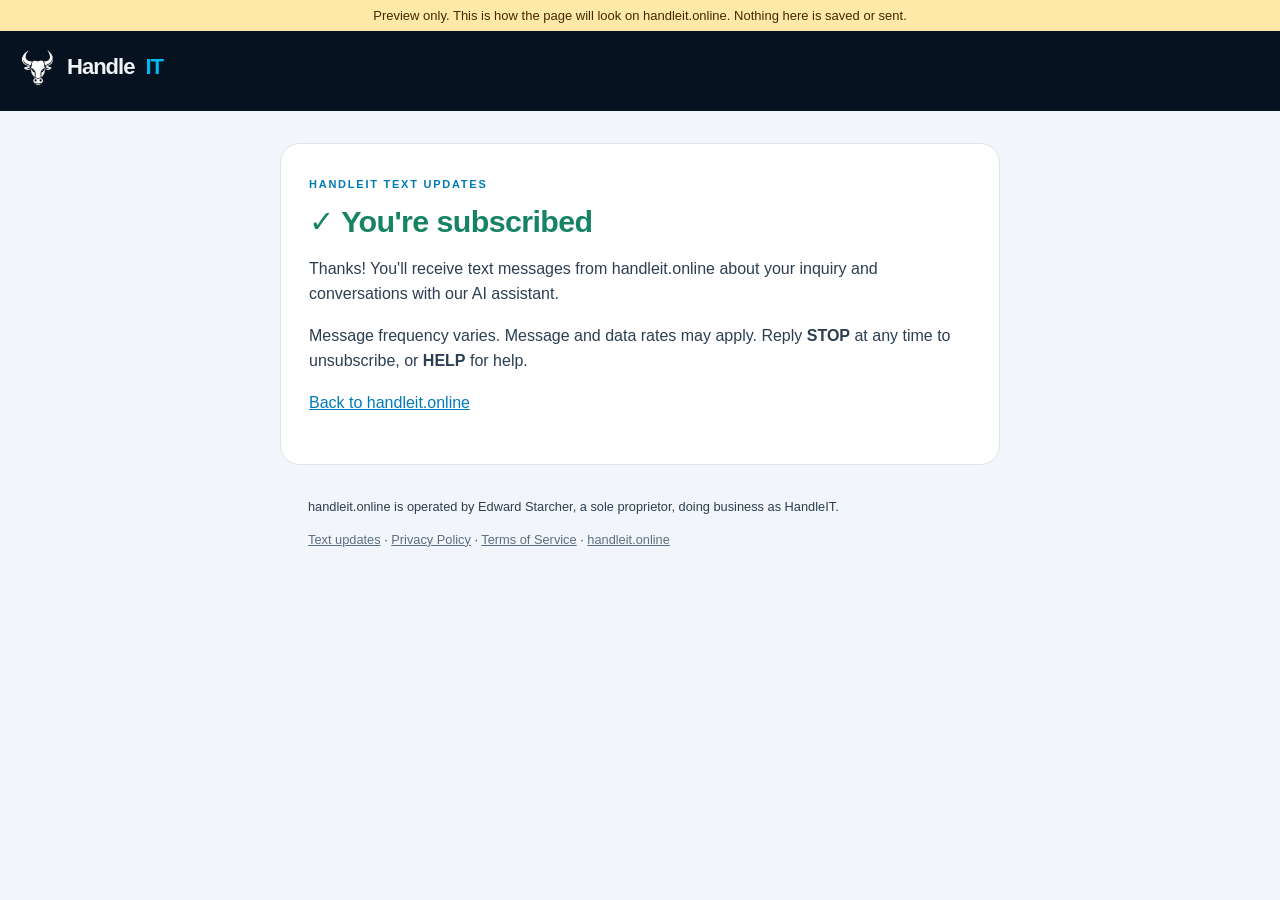
<file: sms-opt-in/confirmed.html>
<!DOCTYPE html>
<html lang="en">
<head>
<meta charset="UTF-8">
<meta name="viewport" content="width=device-width, initial-scale=1.0">
<title>You're subscribed | HandleIT</title>
<link rel="icon" type="image/png" href="peasantware-bull.png">
<style>
  :root{--navy:#06121f;--navy-deep:#040f1c;--blue:#00b8f5;--blue-dark:#007bb8;--ink:#14263b;--muted:#5b6f84;--light:#f2f5f9;--border:#dbe4ed;--green:#168362}
  *{box-sizing:border-box}
  body{margin:0;background:var(--light);color:var(--ink);font-family:Arial,Helvetica,system-ui,sans-serif;font-size:16px;line-height:1.6}
  a{color:var(--blue-dark)}
  header{background:var(--navy);padding:18px 20px}
  header a.brand{display:inline-flex;align-items:center;gap:11px;color:#f0f4f7;text-decoration:none;font-weight:750;font-size:22px;letter-spacing:-.045em}
  header a.brand img{width:36px;height:36px;object-fit:contain}
  .it{color:var(--blue)}
  main{max-width:720px;margin:32px auto;padding:32px 28px;background:#fff;border:1px solid var(--border);border-radius:20px}
  .eyebrow{color:var(--blue-dark);font-size:11px;font-weight:750;letter-spacing:.16em;text-transform:uppercase;margin:0 0 10px}
  h1{font-size:1.9rem;line-height:1.2;letter-spacing:-.02em;margin:0 0 16px}
  h2{font-size:1.2rem;margin:28px 0 8px}
  p,li{color:#2c3e52}
  ul{padding-left:20px}
  .operator{background:var(--light);border:1px solid var(--border);border-radius:12px;padding:12px 14px;font-size:.95rem}
  label{display:block;margin:18px 0 6px;font-weight:700}
  input[type=text],input[type=tel]{width:100%;padding:12px 14px;border:1px solid #c5d2df;border-radius:10px;font-size:1rem;font-family:inherit}
  input:focus{outline:2px solid var(--blue);outline-offset:1px}
  .consent{display:flex;gap:12px;align-items:flex-start;background:var(--light);border:1px solid var(--border);border-radius:12px;padding:14px 16px;margin:22px 0 0;font-weight:400;font-size:.92rem;line-height:1.5}
  .consent input{width:20px;height:20px;margin-top:2px;flex:none;accent-color:var(--blue-dark)}
  button{width:100%;min-height:50px;margin-top:20px;border:0;border-radius:10px;background:var(--blue);color:#041522;font-size:15px;font-weight:750;font-family:inherit;cursor:pointer}
  button:hover{background:#2cc6f8}
  .done{color:var(--green)}
  footer{max-width:720px;margin:0 auto 40px;padding:0 28px;color:var(--muted);font-size:.8rem}
  footer a{color:var(--muted)}
  @media (max-width:600px){main{margin:16px;padding:24px 18px}footer{padding:0 18px}}
</style>
</head>
<body>
<div style="background:#ffe9a8;color:#3d2c00;text-align:center;padding:8px 12px;font:13px Arial,sans-serif">Preview only. This is how the page will look on handleit.online. Nothing here is saved or sent.</div>
<header><a class="brand" href="opt-in.html"><img src="peasantware-bull.png" alt="" width="36" height="36">Handle<span class="it">IT</span></a></header>
<main>

<p class="eyebrow">HandleIT text updates</p>
<h1 class="done">✓ You're subscribed</h1>
<p>Thanks! You'll receive text messages from handleit.online about your inquiry and conversations with our AI assistant.</p>
<p>Message frequency varies. Message and data rates may apply. Reply <strong>STOP</strong> at any time to unsubscribe, or <strong>HELP</strong> for help.</p>
<p><a href="opt-in.html">Back to handleit.online</a></p>

</main>
<footer>
<p>handleit.online is operated by Edward Starcher, a sole proprietor, doing business as HandleIT.</p>
<p><a href="opt-in.html">Text updates</a> · <a href="privacy.html">Privacy Policy</a> · <a href="terms.html">Terms of Service</a> · <a href="opt-in.html">handleit.online</a></p>
</footer>
</body>
</html>
</file>
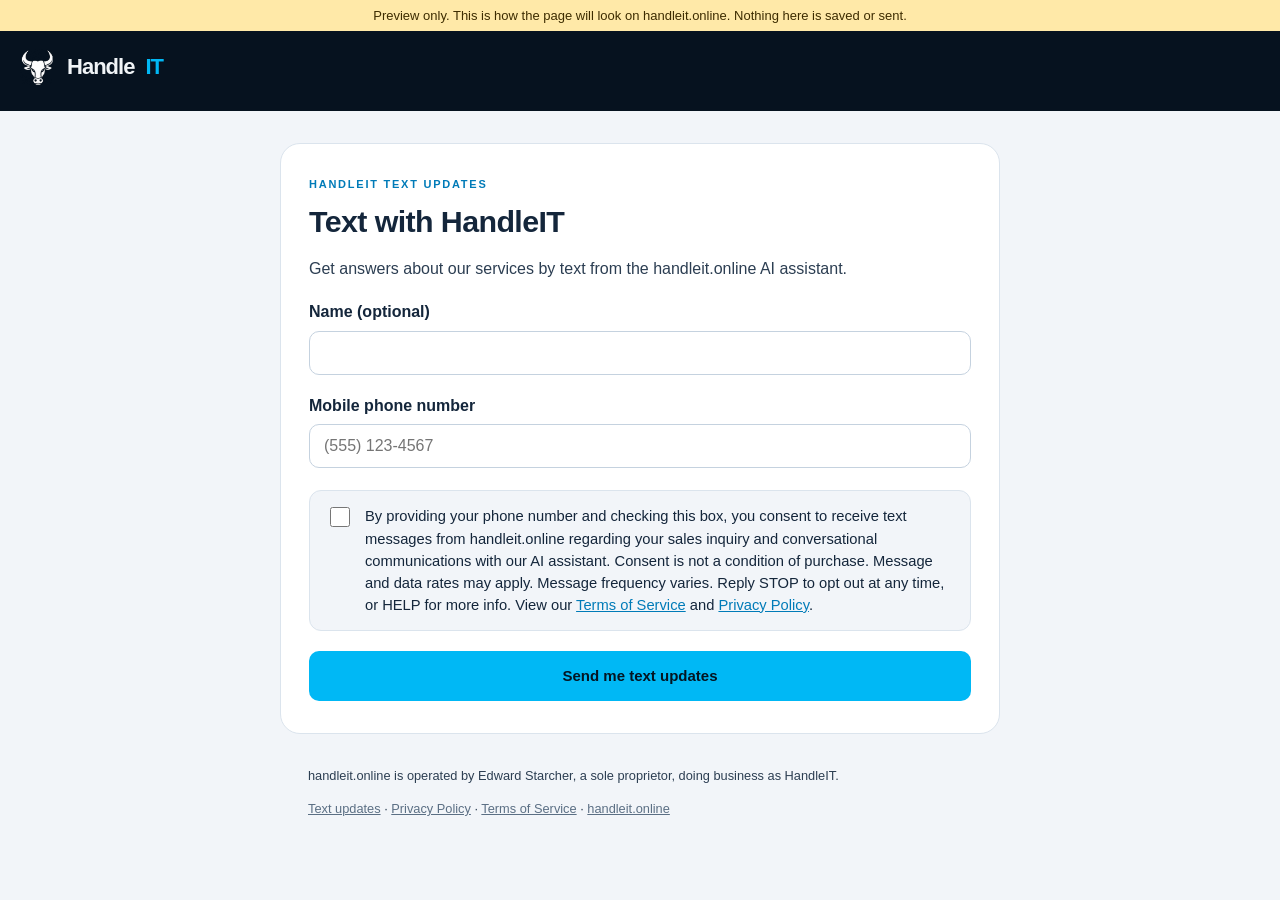
<file: sms-opt-in/opt-in.html>
<!DOCTYPE html>
<html lang="en">
<head>
<meta charset="UTF-8">
<meta name="viewport" content="width=device-width, initial-scale=1.0">
<title>SMS Opt-In | HandleIT</title>
<link rel="icon" type="image/png" href="peasantware-bull.png">
<style>
  :root{--navy:#06121f;--navy-deep:#040f1c;--blue:#00b8f5;--blue-dark:#007bb8;--ink:#14263b;--muted:#5b6f84;--light:#f2f5f9;--border:#dbe4ed;--green:#168362}
  *{box-sizing:border-box}
  body{margin:0;background:var(--light);color:var(--ink);font-family:Arial,Helvetica,system-ui,sans-serif;font-size:16px;line-height:1.6}
  a{color:var(--blue-dark)}
  header{background:var(--navy);padding:18px 20px}
  header a.brand{display:inline-flex;align-items:center;gap:11px;color:#f0f4f7;text-decoration:none;font-weight:750;font-size:22px;letter-spacing:-.045em}
  header a.brand img{width:36px;height:36px;object-fit:contain}
  .it{color:var(--blue)}
  main{max-width:720px;margin:32px auto;padding:32px 28px;background:#fff;border:1px solid var(--border);border-radius:20px}
  .eyebrow{color:var(--blue-dark);font-size:11px;font-weight:750;letter-spacing:.16em;text-transform:uppercase;margin:0 0 10px}
  h1{font-size:1.9rem;line-height:1.2;letter-spacing:-.02em;margin:0 0 16px}
  h2{font-size:1.2rem;margin:28px 0 8px}
  p,li{color:#2c3e52}
  ul{padding-left:20px}
  .operator{background:var(--light);border:1px solid var(--border);border-radius:12px;padding:12px 14px;font-size:.95rem}
  label{display:block;margin:18px 0 6px;font-weight:700}
  input[type=text],input[type=tel]{width:100%;padding:12px 14px;border:1px solid #c5d2df;border-radius:10px;font-size:1rem;font-family:inherit}
  input:focus{outline:2px solid var(--blue);outline-offset:1px}
  .consent{display:flex;gap:12px;align-items:flex-start;background:var(--light);border:1px solid var(--border);border-radius:12px;padding:14px 16px;margin:22px 0 0;font-weight:400;font-size:.92rem;line-height:1.5}
  .consent input{width:20px;height:20px;margin-top:2px;flex:none;accent-color:var(--blue-dark)}
  button{width:100%;min-height:50px;margin-top:20px;border:0;border-radius:10px;background:var(--blue);color:#041522;font-size:15px;font-weight:750;font-family:inherit;cursor:pointer}
  button:hover{background:#2cc6f8}
  .done{color:var(--green)}
  footer{max-width:720px;margin:0 auto 40px;padding:0 28px;color:var(--muted);font-size:.8rem}
  footer a{color:var(--muted)}
  @media (max-width:600px){main{margin:16px;padding:24px 18px}footer{padding:0 18px}}
</style>
</head>
<body>
<div style="background:#ffe9a8;color:#3d2c00;text-align:center;padding:8px 12px;font:13px Arial,sans-serif">Preview only. This is how the page will look on handleit.online. Nothing here is saved or sent.</div>
<header><a class="brand" href="opt-in.html"><img src="peasantware-bull.png" alt="" width="36" height="36">Handle<span class="it">IT</span></a></header>
<main>

<p class="eyebrow">HandleIT text updates</p>
<h1>Text with HandleIT</h1>
<p>Get answers about our services by text from the handleit.online AI assistant.</p>

<form onsubmit="location.href='confirmed.html';return false;">
  <label for="name">Name (optional)</label>
  <input type="text" id="name" name="name" autocomplete="name">
  <label for="phone">Mobile phone number</label>
  <input type="tel" id="phone" name="phone" required autocomplete="tel" placeholder="(555) 123-4567">
  <label class="consent"><input type="checkbox" name="consent" value="yes" required><span>By providing your phone number and checking this box, you consent to receive text messages from handleit.online regarding your sales inquiry and conversational communications with our AI assistant. Consent is not a condition of purchase. Message and data rates may apply. Message frequency varies. Reply STOP to opt out at any time, or HELP for more info. View our <a href="terms.html">Terms of Service</a> and <a href="privacy.html">Privacy Policy</a>.</span></label>
  <button type="submit">Send me text updates</button>
</form>

</main>
<footer>
<p>handleit.online is operated by Edward Starcher, a sole proprietor, doing business as HandleIT.</p>
<p><a href="opt-in.html">Text updates</a> · <a href="privacy.html">Privacy Policy</a> · <a href="terms.html">Terms of Service</a> · <a href="opt-in.html">handleit.online</a></p>
</footer>
</body>
</html>
</file>
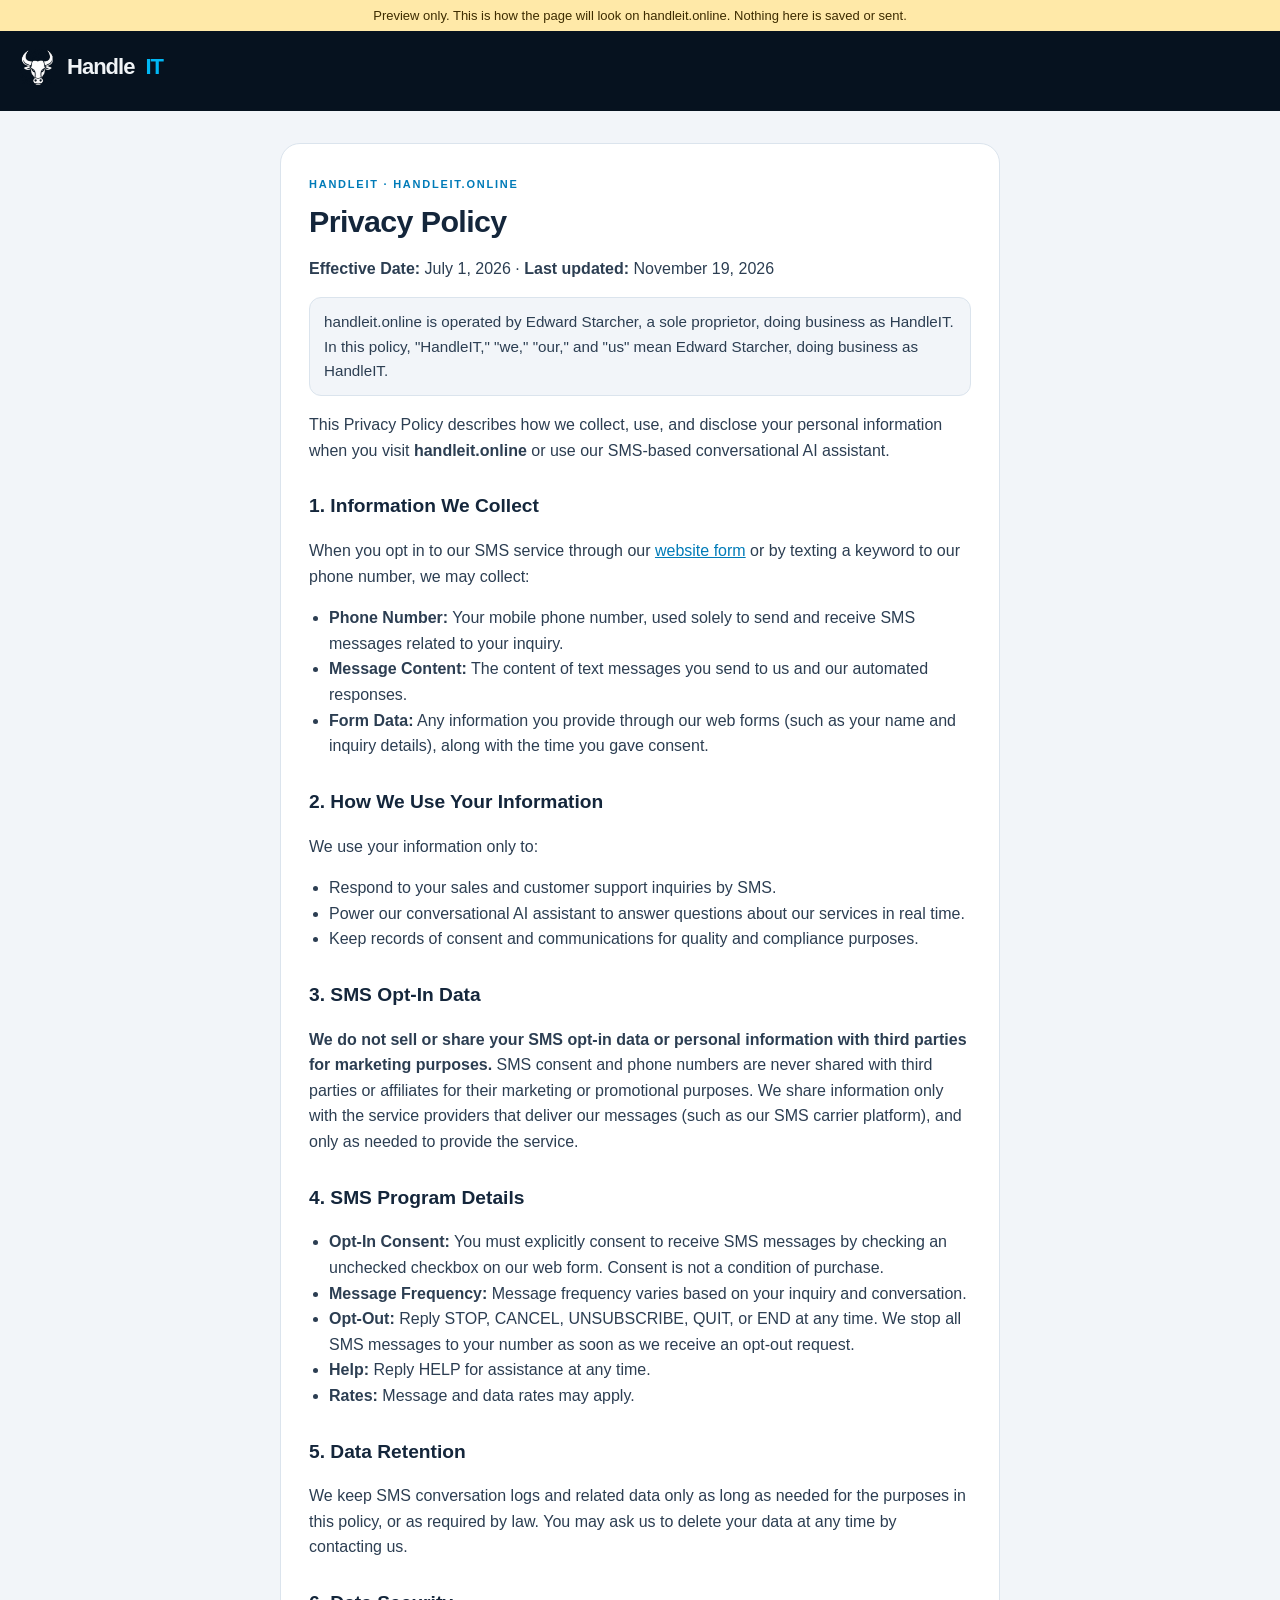
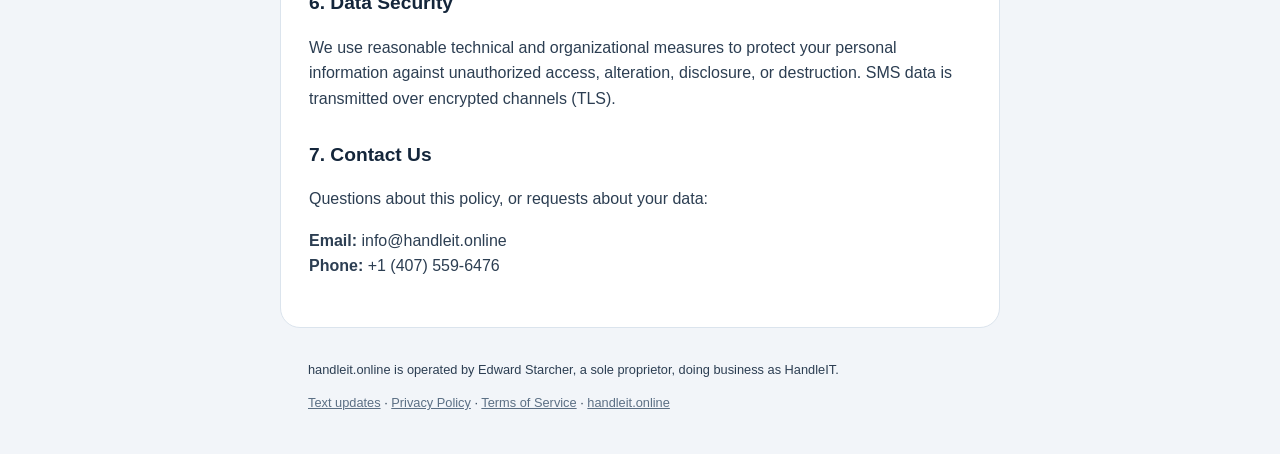
<file: sms-opt-in/privacy.html>
<!DOCTYPE html>
<html lang="en">
<head>
<meta charset="UTF-8">
<meta name="viewport" content="width=device-width, initial-scale=1.0">
<title>Privacy Policy | HandleIT</title>
<link rel="icon" type="image/png" href="peasantware-bull.png">
<style>
  :root{--navy:#06121f;--navy-deep:#040f1c;--blue:#00b8f5;--blue-dark:#007bb8;--ink:#14263b;--muted:#5b6f84;--light:#f2f5f9;--border:#dbe4ed;--green:#168362}
  *{box-sizing:border-box}
  body{margin:0;background:var(--light);color:var(--ink);font-family:Arial,Helvetica,system-ui,sans-serif;font-size:16px;line-height:1.6}
  a{color:var(--blue-dark)}
  header{background:var(--navy);padding:18px 20px}
  header a.brand{display:inline-flex;align-items:center;gap:11px;color:#f0f4f7;text-decoration:none;font-weight:750;font-size:22px;letter-spacing:-.045em}
  header a.brand img{width:36px;height:36px;object-fit:contain}
  .it{color:var(--blue)}
  main{max-width:720px;margin:32px auto;padding:32px 28px;background:#fff;border:1px solid var(--border);border-radius:20px}
  .eyebrow{color:var(--blue-dark);font-size:11px;font-weight:750;letter-spacing:.16em;text-transform:uppercase;margin:0 0 10px}
  h1{font-size:1.9rem;line-height:1.2;letter-spacing:-.02em;margin:0 0 16px}
  h2{font-size:1.2rem;margin:28px 0 8px}
  p,li{color:#2c3e52}
  ul{padding-left:20px}
  .operator{background:var(--light);border:1px solid var(--border);border-radius:12px;padding:12px 14px;font-size:.95rem}
  label{display:block;margin:18px 0 6px;font-weight:700}
  input[type=text],input[type=tel]{width:100%;padding:12px 14px;border:1px solid #c5d2df;border-radius:10px;font-size:1rem;font-family:inherit}
  input:focus{outline:2px solid var(--blue);outline-offset:1px}
  .consent{display:flex;gap:12px;align-items:flex-start;background:var(--light);border:1px solid var(--border);border-radius:12px;padding:14px 16px;margin:22px 0 0;font-weight:400;font-size:.92rem;line-height:1.5}
  .consent input{width:20px;height:20px;margin-top:2px;flex:none;accent-color:var(--blue-dark)}
  button{width:100%;min-height:50px;margin-top:20px;border:0;border-radius:10px;background:var(--blue);color:#041522;font-size:15px;font-weight:750;font-family:inherit;cursor:pointer}
  button:hover{background:#2cc6f8}
  .done{color:var(--green)}
  footer{max-width:720px;margin:0 auto 40px;padding:0 28px;color:var(--muted);font-size:.8rem}
  footer a{color:var(--muted)}
  @media (max-width:600px){main{margin:16px;padding:24px 18px}footer{padding:0 18px}}
</style>
</head>
<body>
<div style="background:#ffe9a8;color:#3d2c00;text-align:center;padding:8px 12px;font:13px Arial,sans-serif">Preview only. This is how the page will look on handleit.online. Nothing here is saved or sent.</div>
<header><a class="brand" href="opt-in.html"><img src="peasantware-bull.png" alt="" width="36" height="36">Handle<span class="it">IT</span></a></header>
<main>

<p class="eyebrow">HandleIT · handleit.online</p>
<h1>Privacy Policy</h1>
<p><strong>Effective Date:</strong> July 1, 2026 · <strong>Last updated:</strong> November 19, 2026</p>
<p class="operator">handleit.online is operated by Edward Starcher, a sole proprietor, doing business as HandleIT. In this policy, "HandleIT," "we," "our," and "us" mean Edward Starcher, doing business as HandleIT.</p>
<p>This Privacy Policy describes how we collect, use, and disclose your personal information when you visit <strong>handleit.online</strong> or use our SMS-based conversational AI assistant.</p>

<h2>1. Information We Collect</h2>
<p>When you opt in to our SMS service through our <a href="opt-in.html">website form</a> or by texting a keyword to our phone number, we may collect:</p>
<ul>
  <li><strong>Phone Number:</strong> Your mobile phone number, used solely to send and receive SMS messages related to your inquiry.</li>
  <li><strong>Message Content:</strong> The content of text messages you send to us and our automated responses.</li>
  <li><strong>Form Data:</strong> Any information you provide through our web forms (such as your name and inquiry details), along with the time you gave consent.</li>
</ul>

<h2>2. How We Use Your Information</h2>
<p>We use your information only to:</p>
<ul>
  <li>Respond to your sales and customer support inquiries by SMS.</li>
  <li>Power our conversational AI assistant to answer questions about our services in real time.</li>
  <li>Keep records of consent and communications for quality and compliance purposes.</li>
</ul>

<h2>3. SMS Opt-In Data</h2>
<p><strong>We do not sell or share your SMS opt-in data or personal information with third parties for marketing purposes.</strong> SMS consent and phone numbers are never shared with third parties or affiliates for their marketing or promotional purposes. We share information only with the service providers that deliver our messages (such as our SMS carrier platform), and only as needed to provide the service.</p>

<h2>4. SMS Program Details</h2>
<ul>
  <li><strong>Opt-In Consent:</strong> You must explicitly consent to receive SMS messages by checking an unchecked checkbox on our web form. Consent is not a condition of purchase.</li>
  <li><strong>Message Frequency:</strong> Message frequency varies based on your inquiry and conversation.</li>
  <li><strong>Opt-Out:</strong> Reply STOP, CANCEL, UNSUBSCRIBE, QUIT, or END at any time. We stop all SMS messages to your number as soon as we receive an opt-out request.</li>
  <li><strong>Help:</strong> Reply HELP for assistance at any time.</li>
  <li><strong>Rates:</strong> Message and data rates may apply.</li>
</ul>

<h2>5. Data Retention</h2>
<p>We keep SMS conversation logs and related data only as long as needed for the purposes in this policy, or as required by law. You may ask us to delete your data at any time by contacting us.</p>

<h2>6. Data Security</h2>
<p>We use reasonable technical and organizational measures to protect your personal information against unauthorized access, alteration, disclosure, or destruction. SMS data is transmitted over encrypted channels (TLS).</p>

<h2>7. Contact Us</h2>
<p>Questions about this policy, or requests about your data:</p>
<p><strong>Email:</strong> info@handleit.online<br>
<strong>Phone:</strong> +1 (407) 559-6476</p>

</main>
<footer>
<p>handleit.online is operated by Edward Starcher, a sole proprietor, doing business as HandleIT.</p>
<p><a href="opt-in.html">Text updates</a> · <a href="privacy.html">Privacy Policy</a> · <a href="terms.html">Terms of Service</a> · <a href="opt-in.html">handleit.online</a></p>
</footer>
</body>
</html>
</file>
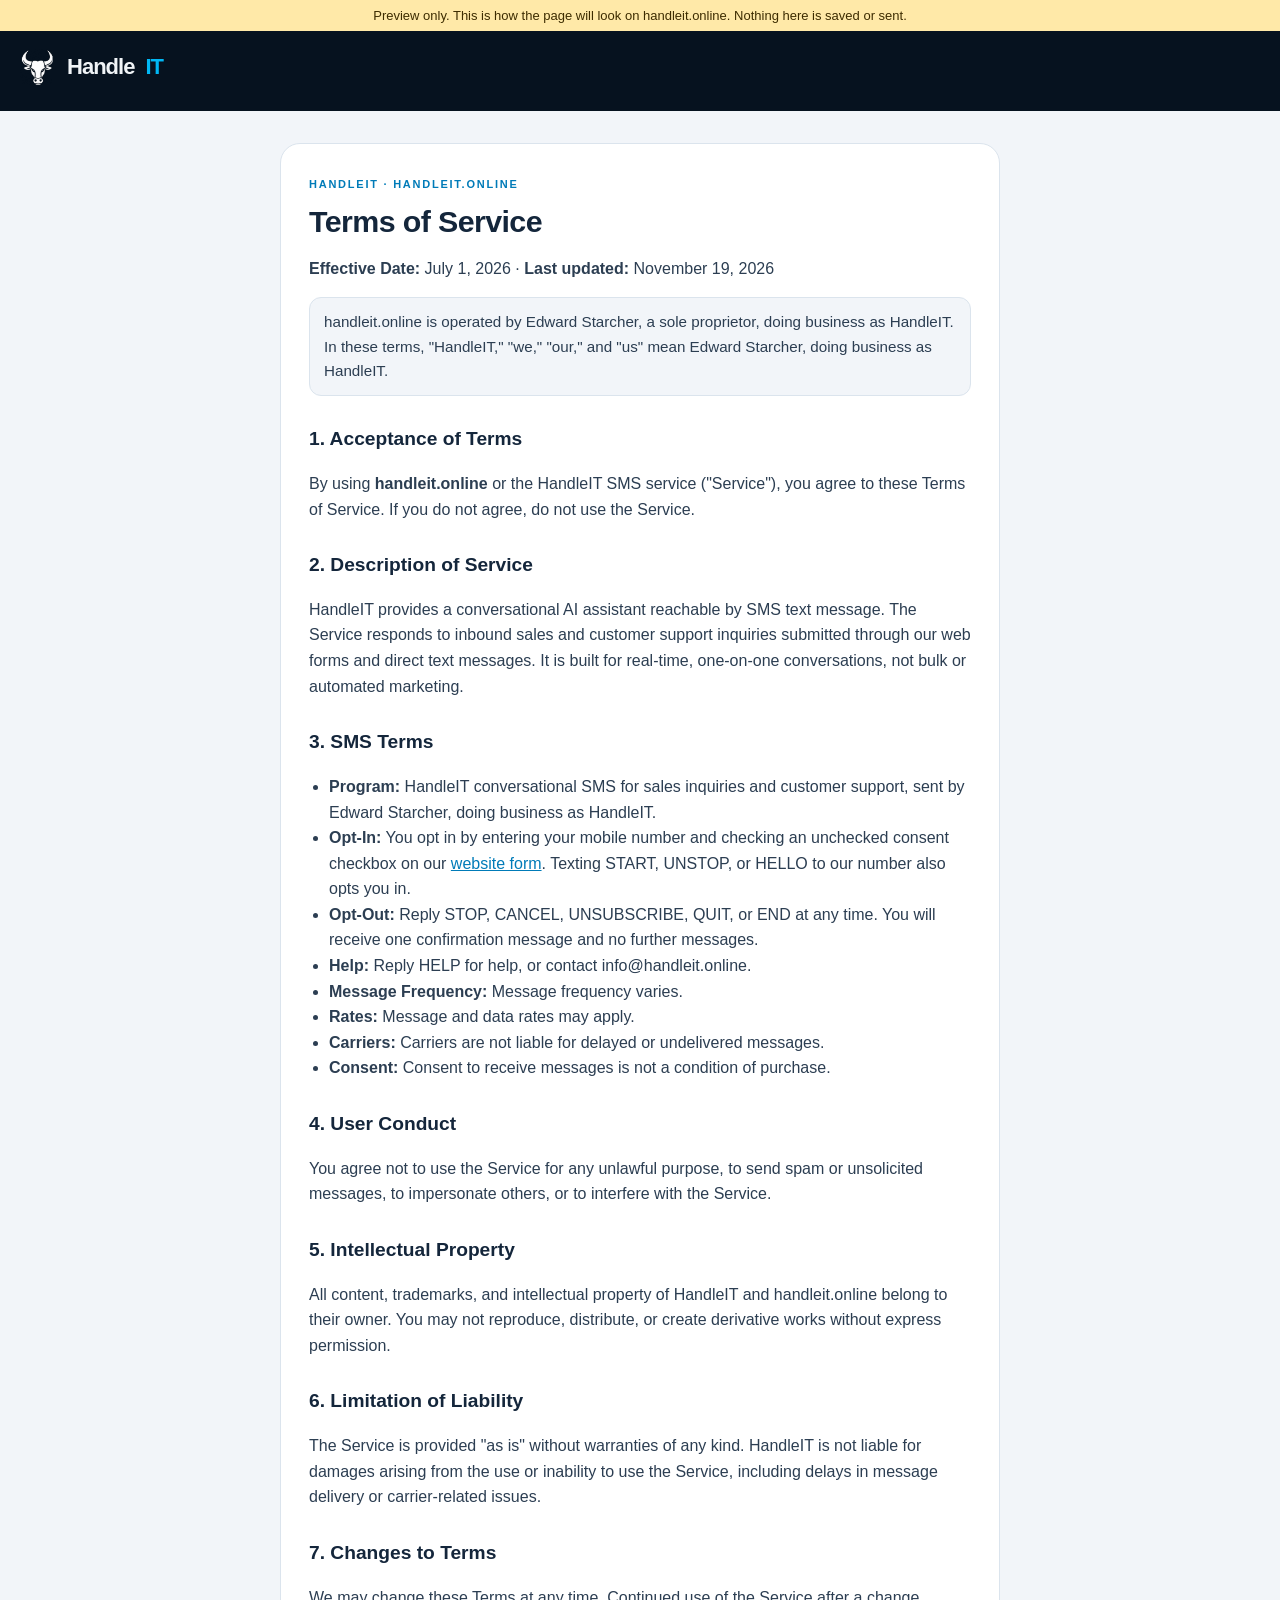
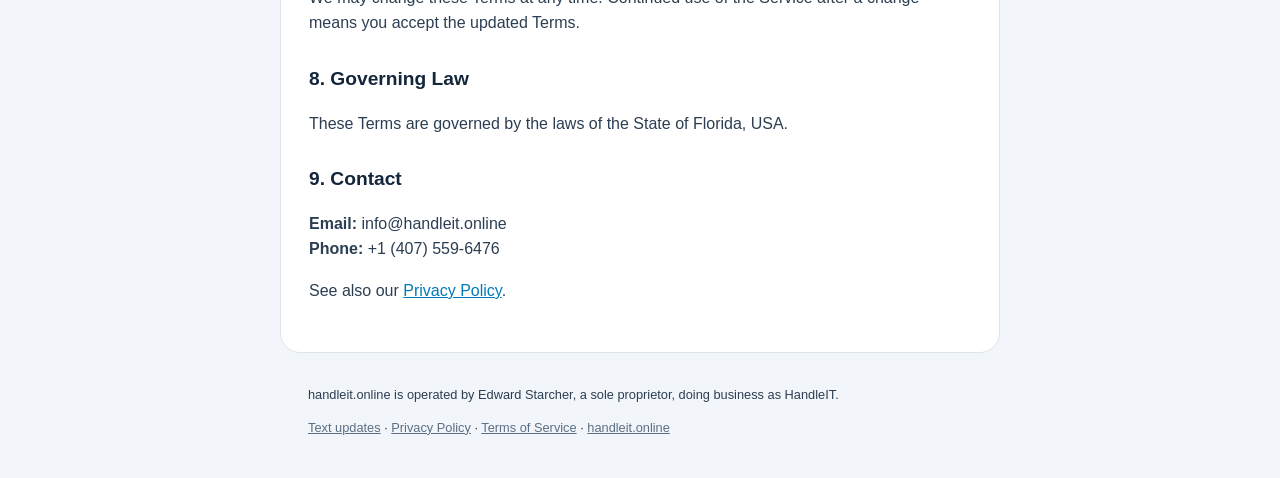
<file: sms-opt-in/terms.html>
<!DOCTYPE html>
<html lang="en">
<head>
<meta charset="UTF-8">
<meta name="viewport" content="width=device-width, initial-scale=1.0">
<title>Terms of Service | HandleIT</title>
<link rel="icon" type="image/png" href="peasantware-bull.png">
<style>
  :root{--navy:#06121f;--navy-deep:#040f1c;--blue:#00b8f5;--blue-dark:#007bb8;--ink:#14263b;--muted:#5b6f84;--light:#f2f5f9;--border:#dbe4ed;--green:#168362}
  *{box-sizing:border-box}
  body{margin:0;background:var(--light);color:var(--ink);font-family:Arial,Helvetica,system-ui,sans-serif;font-size:16px;line-height:1.6}
  a{color:var(--blue-dark)}
  header{background:var(--navy);padding:18px 20px}
  header a.brand{display:inline-flex;align-items:center;gap:11px;color:#f0f4f7;text-decoration:none;font-weight:750;font-size:22px;letter-spacing:-.045em}
  header a.brand img{width:36px;height:36px;object-fit:contain}
  .it{color:var(--blue)}
  main{max-width:720px;margin:32px auto;padding:32px 28px;background:#fff;border:1px solid var(--border);border-radius:20px}
  .eyebrow{color:var(--blue-dark);font-size:11px;font-weight:750;letter-spacing:.16em;text-transform:uppercase;margin:0 0 10px}
  h1{font-size:1.9rem;line-height:1.2;letter-spacing:-.02em;margin:0 0 16px}
  h2{font-size:1.2rem;margin:28px 0 8px}
  p,li{color:#2c3e52}
  ul{padding-left:20px}
  .operator{background:var(--light);border:1px solid var(--border);border-radius:12px;padding:12px 14px;font-size:.95rem}
  label{display:block;margin:18px 0 6px;font-weight:700}
  input[type=text],input[type=tel]{width:100%;padding:12px 14px;border:1px solid #c5d2df;border-radius:10px;font-size:1rem;font-family:inherit}
  input:focus{outline:2px solid var(--blue);outline-offset:1px}
  .consent{display:flex;gap:12px;align-items:flex-start;background:var(--light);border:1px solid var(--border);border-radius:12px;padding:14px 16px;margin:22px 0 0;font-weight:400;font-size:.92rem;line-height:1.5}
  .consent input{width:20px;height:20px;margin-top:2px;flex:none;accent-color:var(--blue-dark)}
  button{width:100%;min-height:50px;margin-top:20px;border:0;border-radius:10px;background:var(--blue);color:#041522;font-size:15px;font-weight:750;font-family:inherit;cursor:pointer}
  button:hover{background:#2cc6f8}
  .done{color:var(--green)}
  footer{max-width:720px;margin:0 auto 40px;padding:0 28px;color:var(--muted);font-size:.8rem}
  footer a{color:var(--muted)}
  @media (max-width:600px){main{margin:16px;padding:24px 18px}footer{padding:0 18px}}
</style>
</head>
<body>
<div style="background:#ffe9a8;color:#3d2c00;text-align:center;padding:8px 12px;font:13px Arial,sans-serif">Preview only. This is how the page will look on handleit.online. Nothing here is saved or sent.</div>
<header><a class="brand" href="opt-in.html"><img src="peasantware-bull.png" alt="" width="36" height="36">Handle<span class="it">IT</span></a></header>
<main>

<p class="eyebrow">HandleIT · handleit.online</p>
<h1>Terms of Service</h1>
<p><strong>Effective Date:</strong> July 1, 2026 · <strong>Last updated:</strong> November 19, 2026</p>
<p class="operator">handleit.online is operated by Edward Starcher, a sole proprietor, doing business as HandleIT. In these terms, "HandleIT," "we," "our," and "us" mean Edward Starcher, doing business as HandleIT.</p>

<h2>1. Acceptance of Terms</h2>
<p>By using <strong>handleit.online</strong> or the HandleIT SMS service ("Service"), you agree to these Terms of Service. If you do not agree, do not use the Service.</p>

<h2>2. Description of Service</h2>
<p>HandleIT provides a conversational AI assistant reachable by SMS text message. The Service responds to inbound sales and customer support inquiries submitted through our web forms and direct text messages. It is built for real-time, one-on-one conversations, not bulk or automated marketing.</p>

<h2>3. SMS Terms</h2>
<ul>
  <li><strong>Program:</strong> HandleIT conversational SMS for sales inquiries and customer support, sent by Edward Starcher, doing business as HandleIT.</li>
  <li><strong>Opt-In:</strong> You opt in by entering your mobile number and checking an unchecked consent checkbox on our <a href="opt-in.html">website form</a>. Texting START, UNSTOP, or HELLO to our number also opts you in.</li>
  <li><strong>Opt-Out:</strong> Reply STOP, CANCEL, UNSUBSCRIBE, QUIT, or END at any time. You will receive one confirmation message and no further messages.</li>
  <li><strong>Help:</strong> Reply HELP for help, or contact info@handleit.online.</li>
  <li><strong>Message Frequency:</strong> Message frequency varies.</li>
  <li><strong>Rates:</strong> Message and data rates may apply.</li>
  <li><strong>Carriers:</strong> Carriers are not liable for delayed or undelivered messages.</li>
  <li><strong>Consent:</strong> Consent to receive messages is not a condition of purchase.</li>
</ul>

<h2>4. User Conduct</h2>
<p>You agree not to use the Service for any unlawful purpose, to send spam or unsolicited messages, to impersonate others, or to interfere with the Service.</p>

<h2>5. Intellectual Property</h2>
<p>All content, trademarks, and intellectual property of HandleIT and handleit.online belong to their owner. You may not reproduce, distribute, or create derivative works without express permission.</p>

<h2>6. Limitation of Liability</h2>
<p>The Service is provided "as is" without warranties of any kind. HandleIT is not liable for damages arising from the use or inability to use the Service, including delays in message delivery or carrier-related issues.</p>

<h2>7. Changes to Terms</h2>
<p>We may change these Terms at any time. Continued use of the Service after a change means you accept the updated Terms.</p>

<h2>8. Governing Law</h2>
<p>These Terms are governed by the laws of the State of Florida, USA.</p>

<h2>9. Contact</h2>
<p><strong>Email:</strong> info@handleit.online<br>
<strong>Phone:</strong> +1 (407) 559-6476</p>

<p>See also our <a href="privacy.html">Privacy Policy</a>.</p>

</main>
<footer>
<p>handleit.online is operated by Edward Starcher, a sole proprietor, doing business as HandleIT.</p>
<p><a href="opt-in.html">Text updates</a> · <a href="privacy.html">Privacy Policy</a> · <a href="terms.html">Terms of Service</a> · <a href="opt-in.html">handleit.online</a></p>
</footer>
</body>
</html>
</file>
